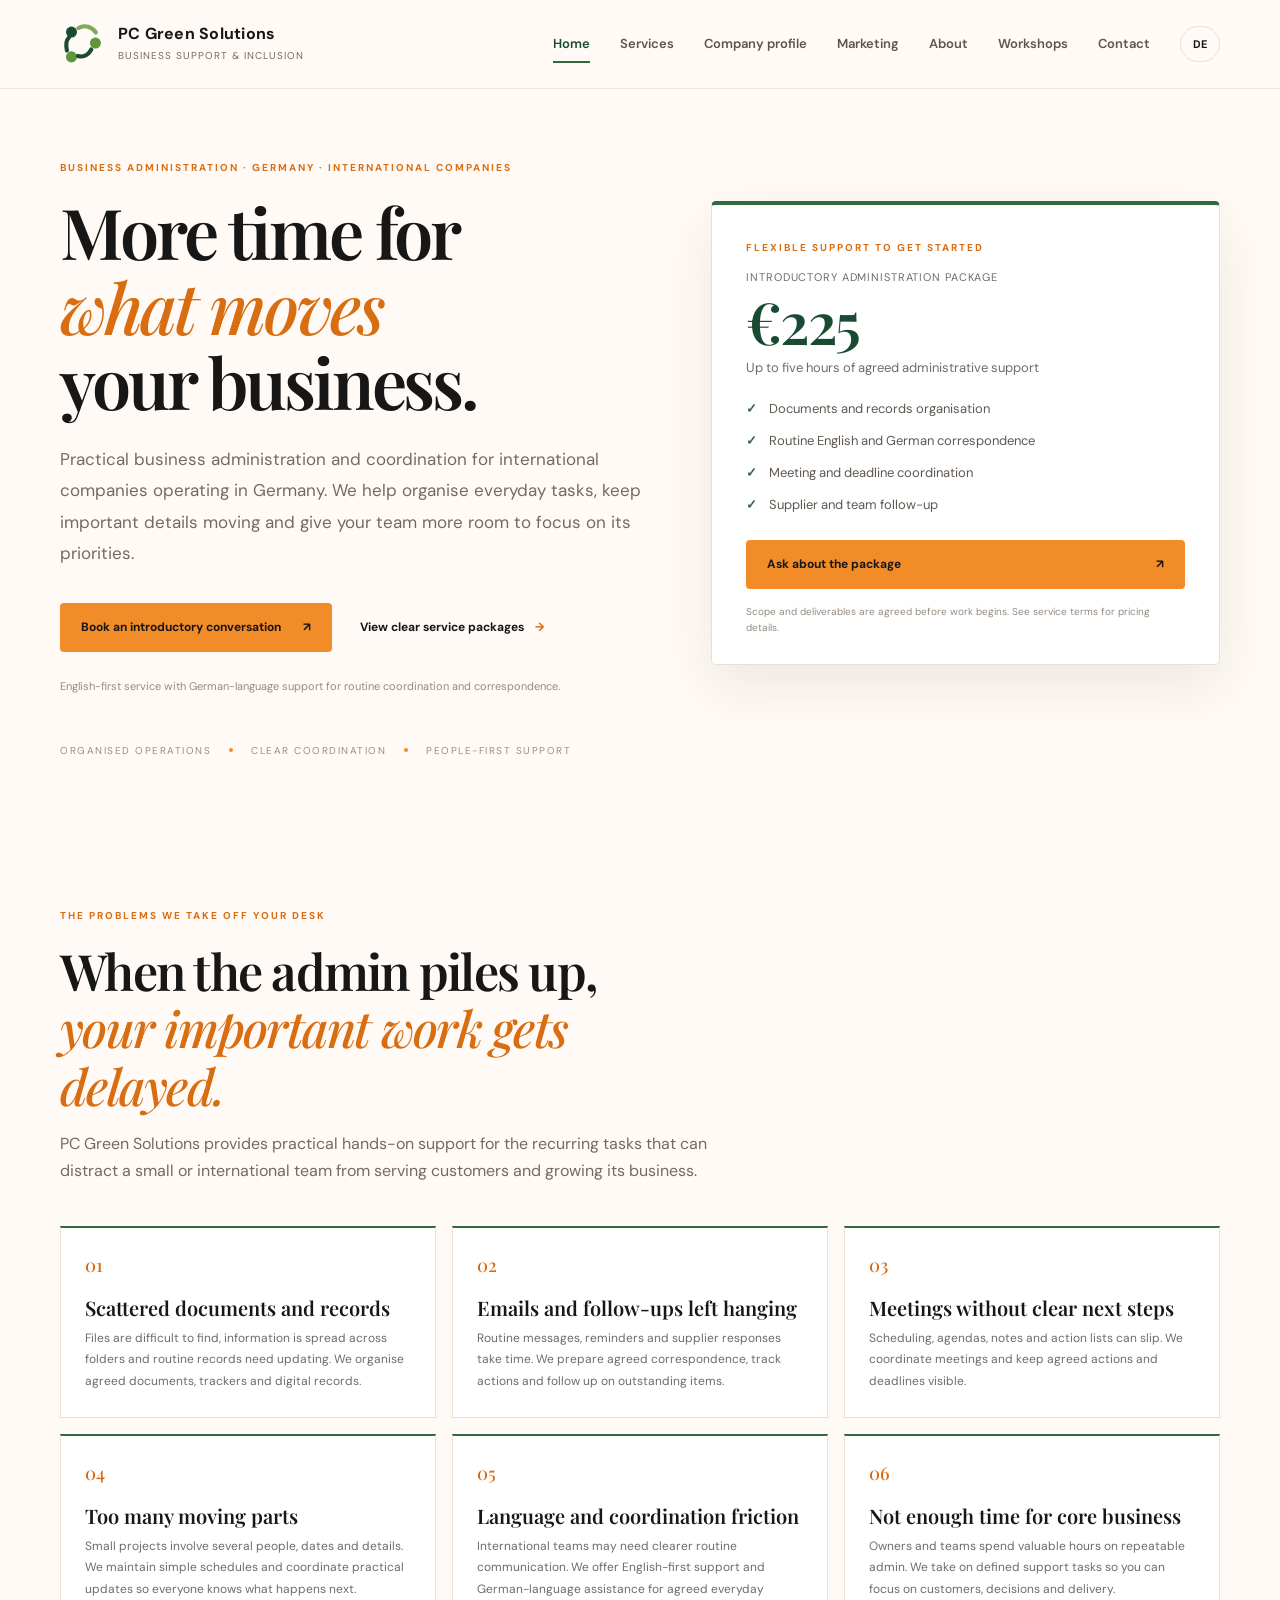
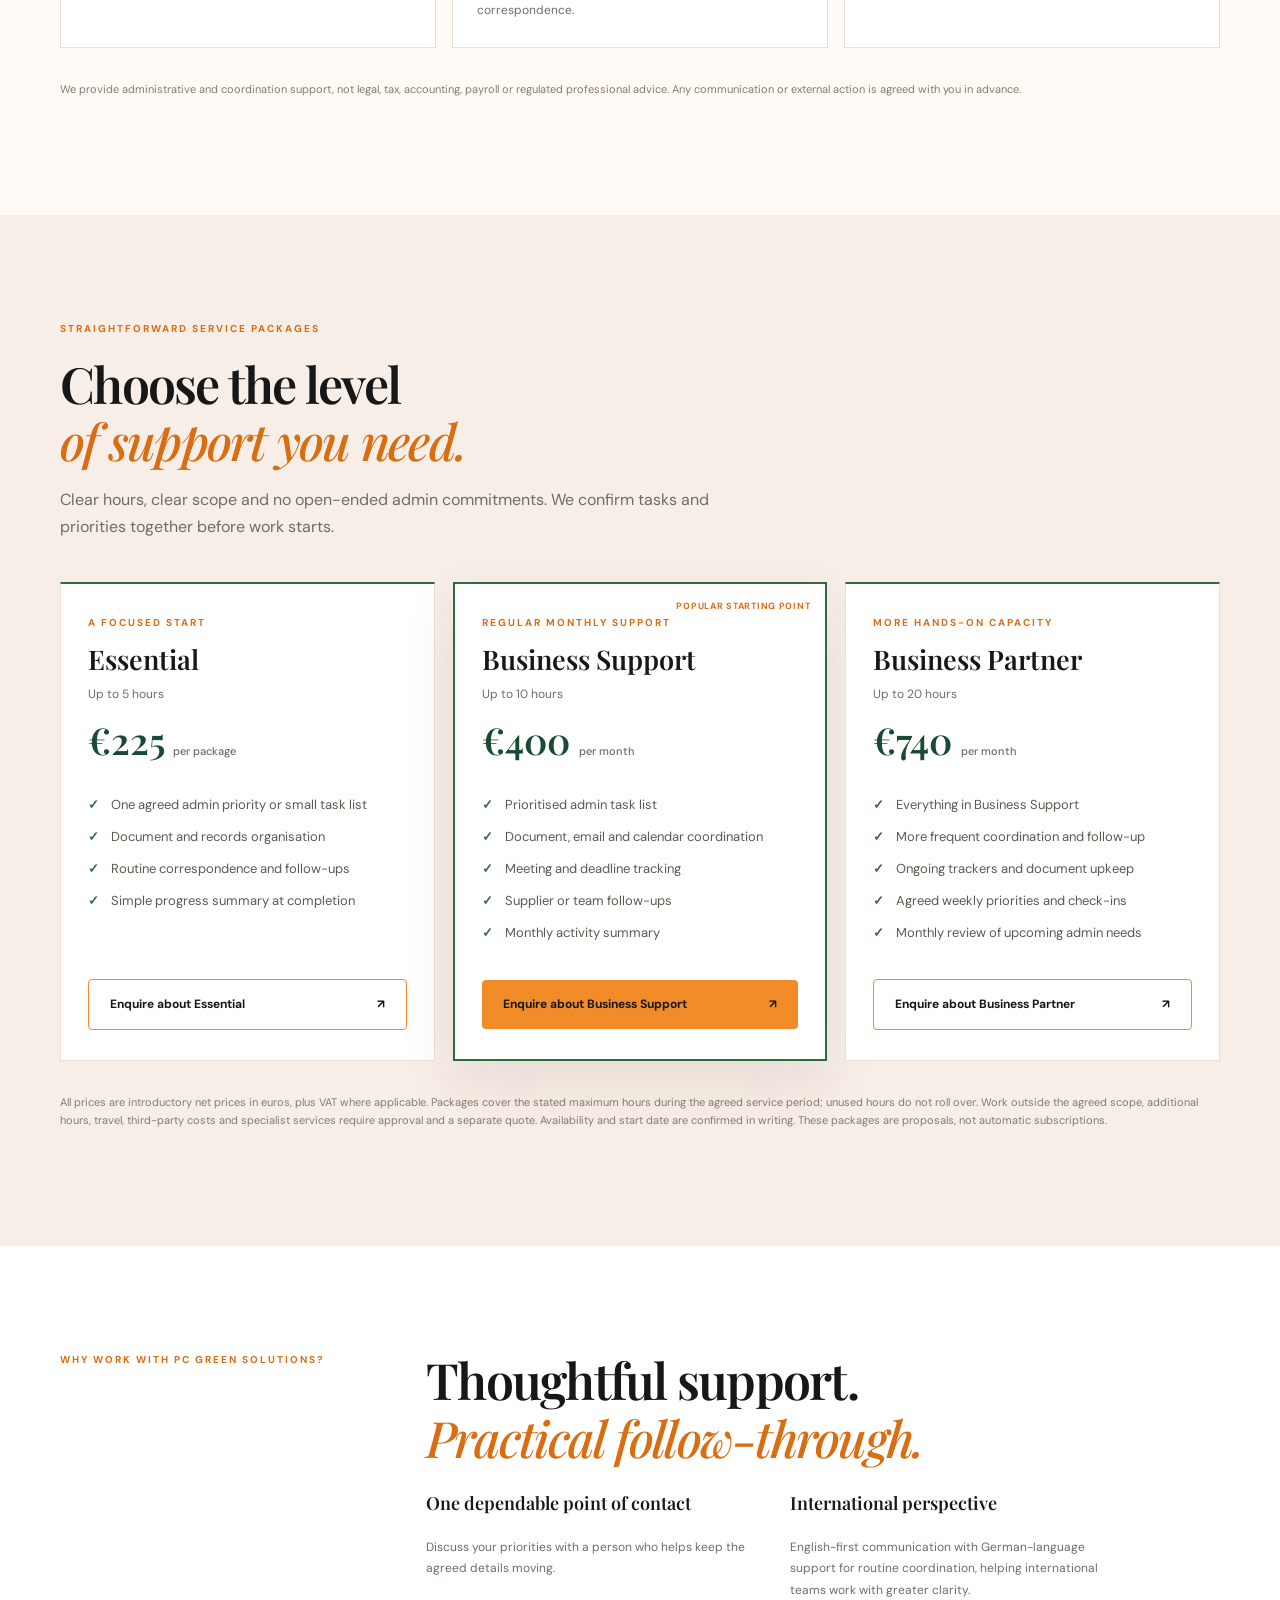
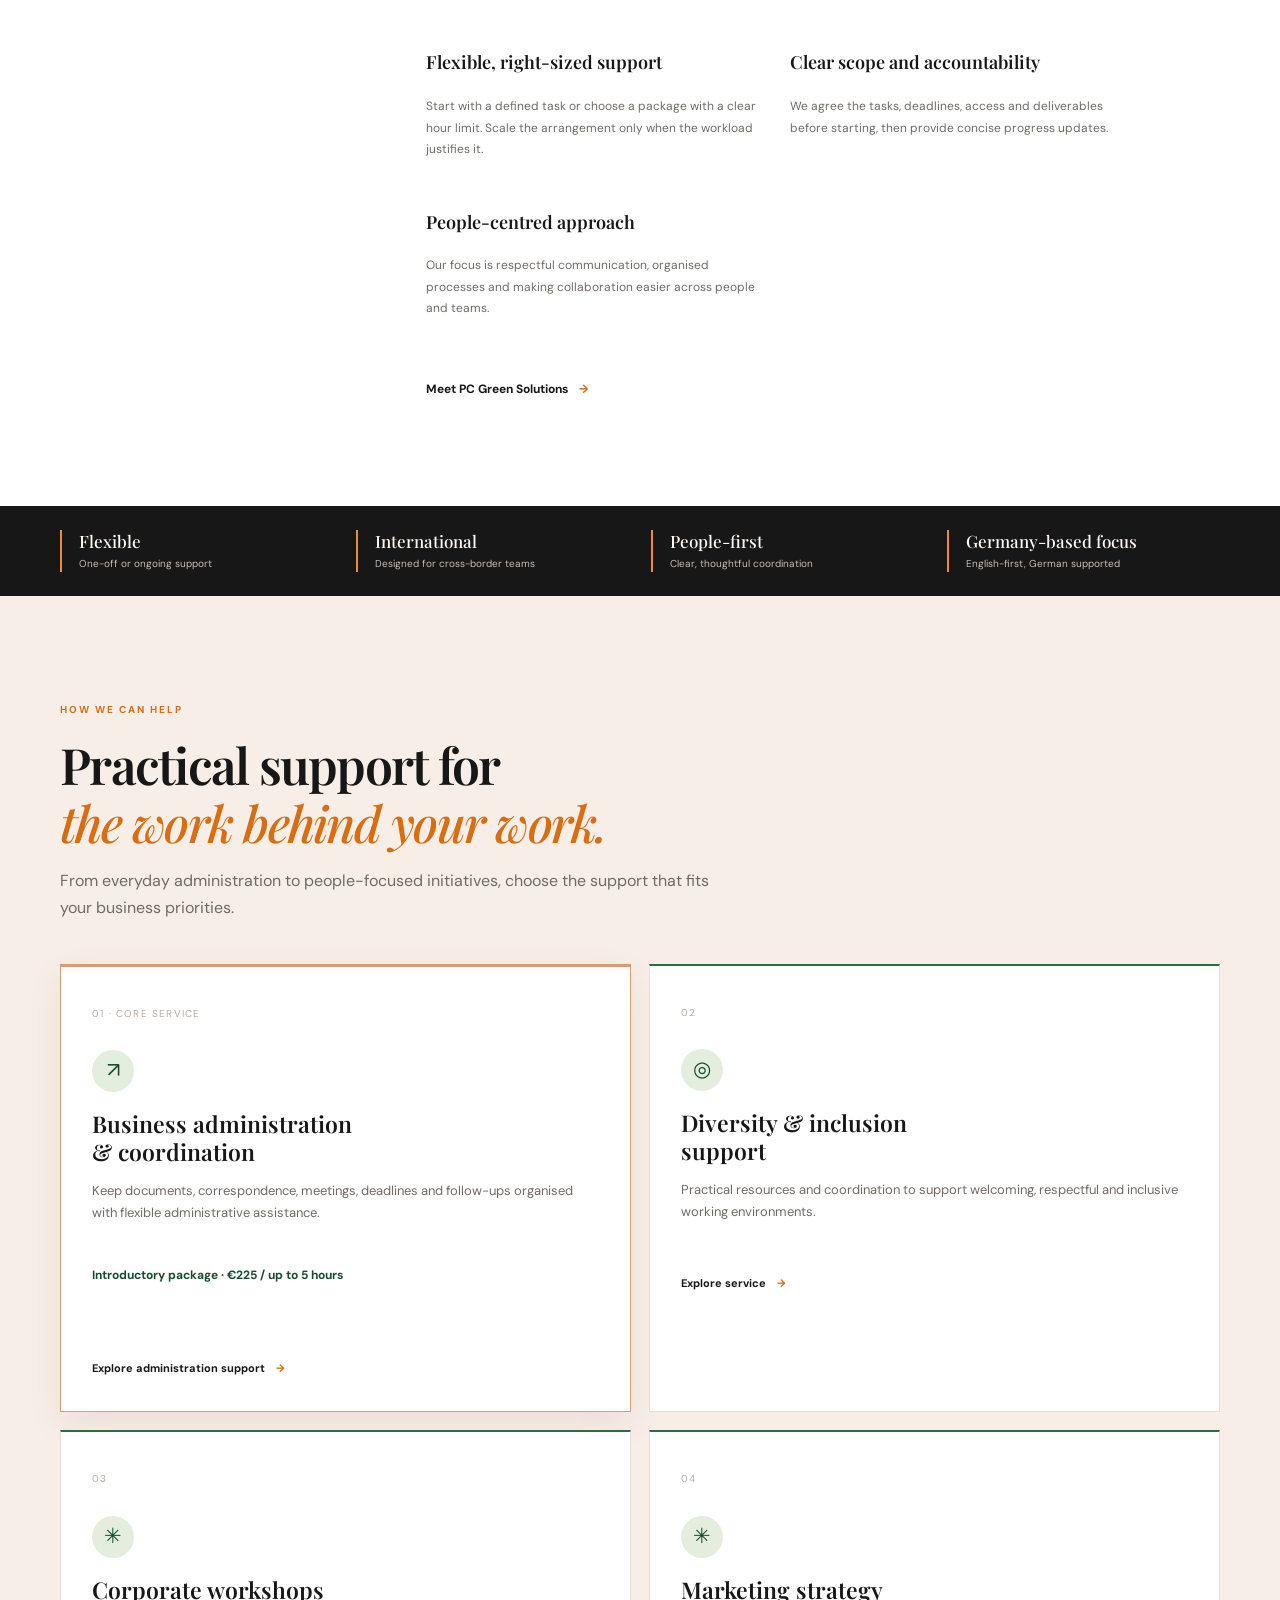
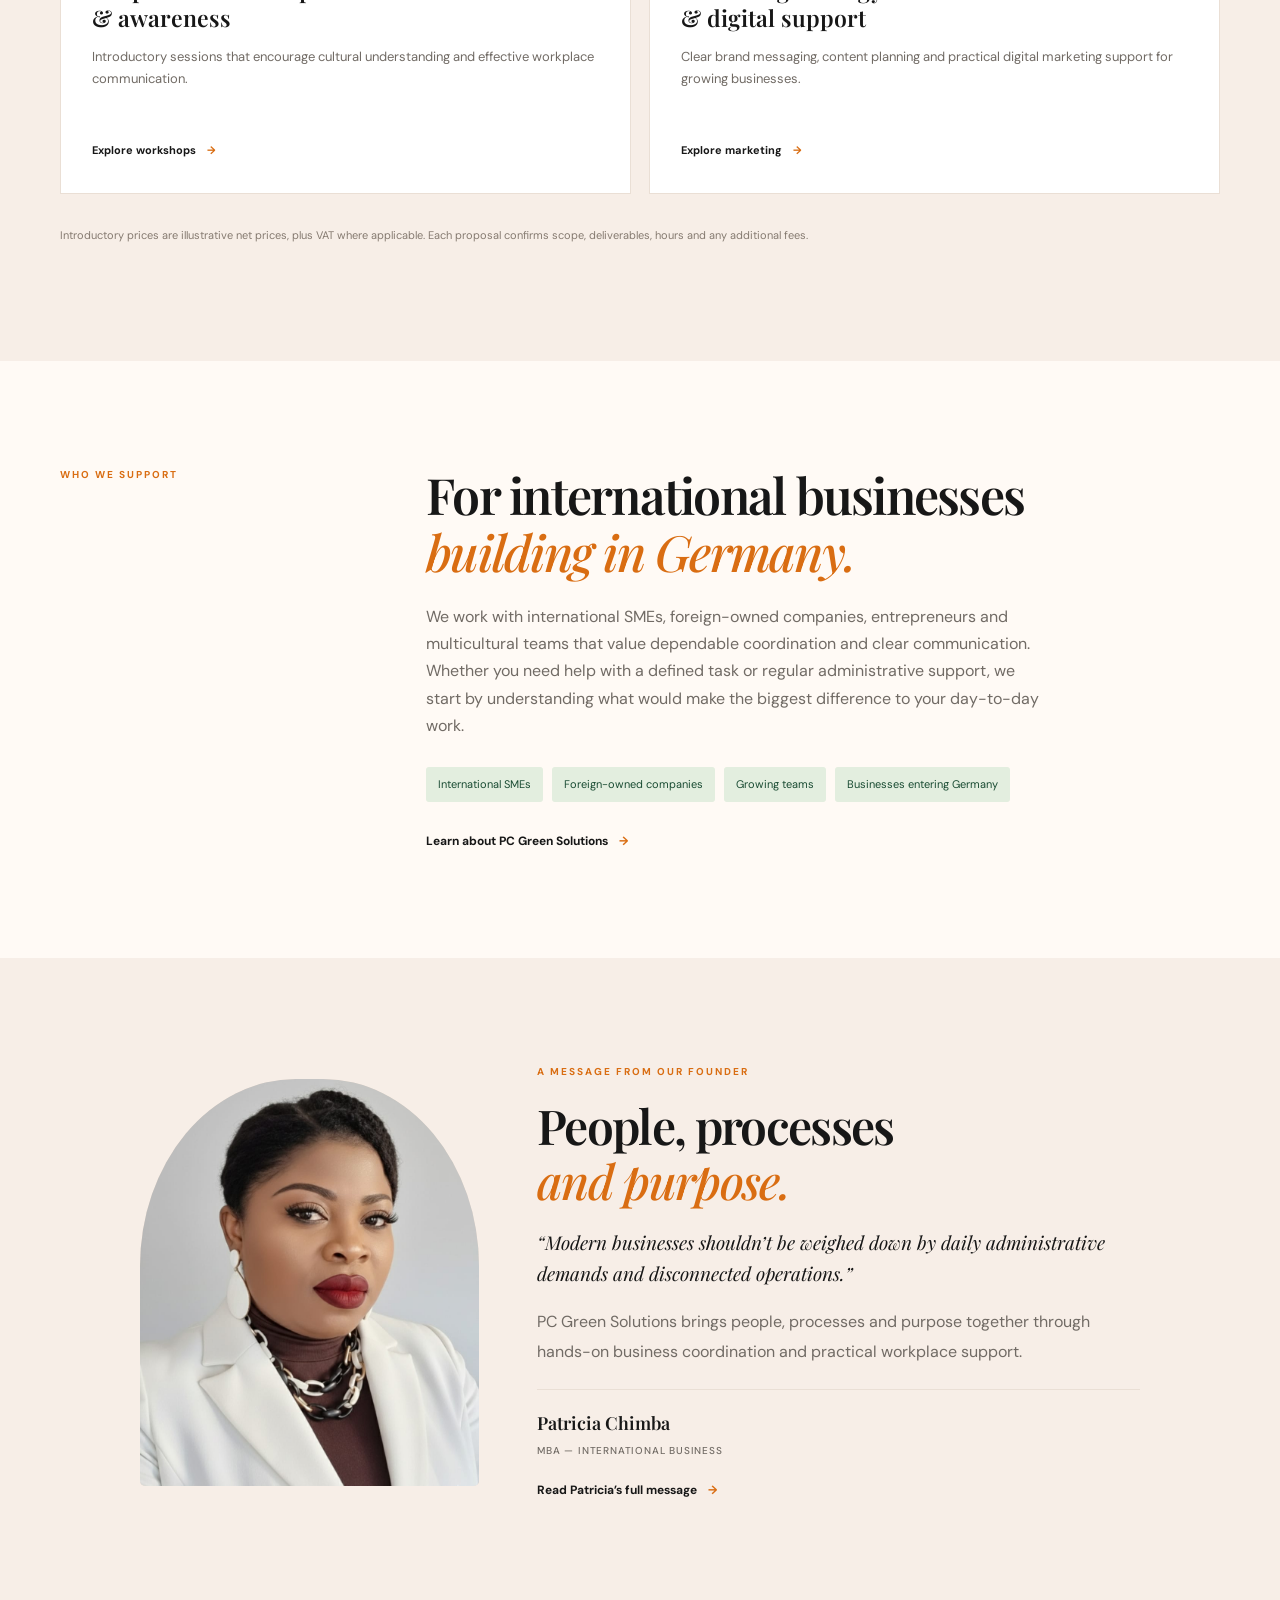
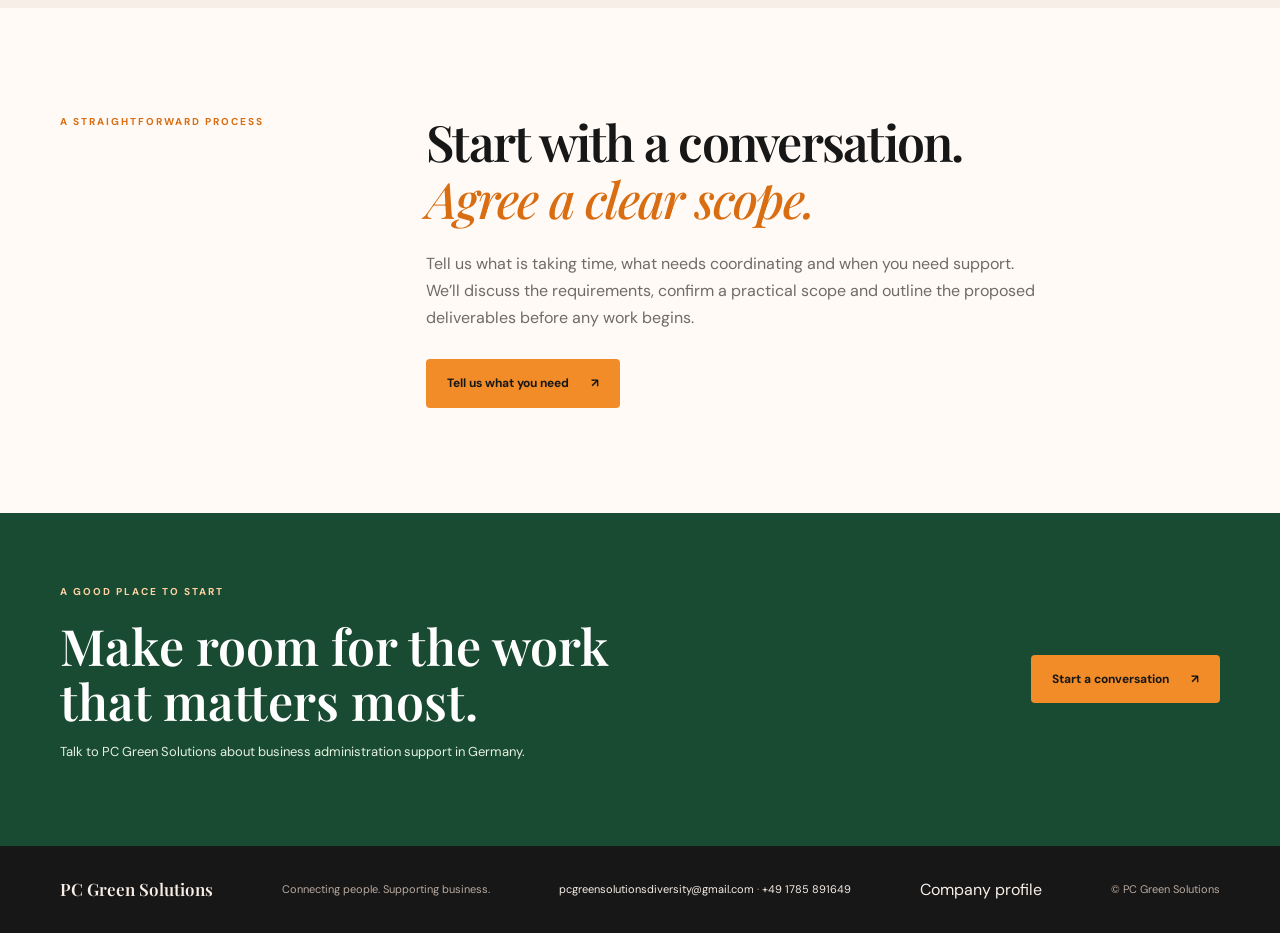
<file: index.html>
<!doctype html>
<html lang="en">
<head>
  <meta charset="utf-8">
  <meta name="viewport" content="width=device-width, initial-scale=1">
  <meta name="description" content="Flexible business administration and coordination for international companies in Germany. English-first support with German-language assistance from PC Green Solutions.">
  <meta name="theme-color" content="#fffaf5">
  <title>PC Green Solutions | Business Administration Support in Germany</title>
  <link rel="icon" href="assets/images/pc-mark.svg" type="image/svg+xml">
  <link rel="preconnect" href="https://fonts.googleapis.com">
  <link rel="preconnect" href="https://fonts.gstatic.com" crossorigin>
  <link href="https://fonts.googleapis.com/css2?family=DM+Sans:wght@400;500;600;700&family=Playfair+Display:wght@500;600;700&display=swap" rel="stylesheet">
  <link rel="stylesheet" href="assets/css/style.css">
</head>
<body>
<a class="skip-link" href="#main">Skip to content</a>
<header class="site-header">
  <div class="container header-inner">
    <a class="brand" href="index.html" aria-label="PC Green Solutions home">
      <img src="assets/images/pc-mark.svg" alt="" width="48" height="48">
      <span><strong>PC Green Solutions</strong><small>Business support &amp; inclusion</small></span>
    </a>
    <button class="menu-toggle" type="button" aria-expanded="false" aria-controls="primary-nav"><span class="menu-icon" aria-hidden="true">☰</span><span class="sr-only">Toggle navigation</span></button>
    <nav class="primary-nav" id="primary-nav" aria-label="Main navigation">
      <a href="index.html" aria-current="page">Home</a><a href="services.html">Services</a><a href="company-profile.html">Company profile</a><a href="marketing.html">Marketing</a><a href="about.html">About</a><a href="workshops.html">Workshops</a><a href="contact.html">Contact</a><button class="language-toggle" id="language-toggle" type="button" aria-label="Switch language">DE</button>
    </nav>
  </div>
</header>
<main id="main">
  <section class="hero home-hero">
    <div class="container hero-grid">
      <div class="hero-copy">
        <p class="eyebrow">Business administration · Germany · International companies</p>
        <h1>More time for<br><em>what moves</em><br>your business.</h1>
        <p class="hero-lede">Practical business administration and coordination for international companies operating in Germany. We help organise everyday tasks, keep important details moving and give your team more room to focus on its priorities.</p>
        <div class="button-row">
          <a class="button button-primary" href="contact.html">Book an introductory conversation <span aria-hidden="true">↗</span></a>
          <a class="text-link" href="services.html#packages">View clear service packages <span aria-hidden="true">→</span></a>
        </div>
        <p class="microcopy">English-first service with German-language support for routine coordination and correspondence.</p>
      </div>
      <div class="home-hero-panel">
        <p class="eyebrow">Flexible support to get started</p>
        <span class="home-price-label">Introductory administration package</span>
        <p class="home-price">€225</p>
        <p class="home-price-detail">Up to five hours of agreed administrative support</p>
        <ul class="check-list">
          <li>Documents and records organisation</li>
          <li>Routine English and German correspondence</li>
          <li>Meeting and deadline coordination</li>
          <li>Supplier and team follow-up</li>
        </ul>
        <a class="button button-primary home-price-button" href="contact.html">Ask about the package <span aria-hidden="true">↗</span></a>
        <p class="home-price-footnote">Scope and deliverables are agreed before work begins. See service terms for pricing details.</p>
      </div>
    </div>
    <div class="container hero-bottom"><span>Organised operations</span><i></i><span>Clear coordination</span><i></i><span>People-first support</span></div>
  </section>


  <section class="section problem-section" id="problems">
    <div class="container">
      <div class="section-heading"><p class="eyebrow">The problems we take off your desk</p><h2>When the admin piles up,<br><em>your important work gets delayed.</em></h2><p>PC Green Solutions provides practical hands-on support for the recurring tasks that can distract a small or international team from serving customers and growing its business.</p></div>
      <div class="problem-grid">
        <article><span>01</span><h3>Scattered documents and records</h3><p>Files are difficult to find, information is spread across folders and routine records need updating. We organise agreed documents, trackers and digital records.</p></article>
        <article><span>02</span><h3>Emails and follow-ups left hanging</h3><p>Routine messages, reminders and supplier responses take time. We prepare agreed correspondence, track actions and follow up on outstanding items.</p></article>
        <article><span>03</span><h3>Meetings without clear next steps</h3><p>Scheduling, agendas, notes and action lists can slip. We coordinate meetings and keep agreed actions and deadlines visible.</p></article>
        <article><span>04</span><h3>Too many moving parts</h3><p>Small projects involve several people, dates and details. We maintain simple schedules and coordinate practical updates so everyone knows what happens next.</p></article>
        <article><span>05</span><h3>Language and coordination friction</h3><p>International teams may need clearer routine communication. We offer English-first support and German-language assistance for agreed everyday correspondence.</p></article>
        <article><span>06</span><h3>Not enough time for core business</h3><p>Owners and teams spend valuable hours on repeatable admin. We take on defined support tasks so you can focus on customers, decisions and delivery.</p></article>
      </div>
      <p class="fine-print">We provide administrative and coordination support, not legal, tax, accounting, payroll or regulated professional advice. Any communication or external action is agreed with you in advance.</p>
    </div>
  </section>
  <section class="section section-paper" id="packages"><div class="container"><div class="section-heading"><p class="eyebrow">Straightforward service packages</p><h2>Choose the level<br><em>of support you need.</em></h2><p>Clear hours, clear scope and no open-ended admin commitments. We confirm tasks and priorities together before work starts.</p></div>
    <div class="package-grid">
      <article class="package-card"><p class="eyebrow">A focused start</p><h3>Essential</h3><p class="package-hours">Up to 5 hours</p><p class="package-price">€225 <small>per package</small></p><ul class="check-list"><li>One agreed admin priority or small task list</li><li>Document and records organisation</li><li>Routine correspondence and follow-ups</li><li>Simple progress summary at completion</li></ul><a class="button button-outline" href="contact.html?package=Essential">Enquire about Essential <span>↗</span></a></article>
      <article class="package-card package-featured"><span class="package-ribbon">Popular starting point</span><p class="eyebrow">Regular monthly support</p><h3>Business Support</h3><p class="package-hours">Up to 10 hours</p><p class="package-price">€400 <small>per month</small></p><ul class="check-list"><li>Prioritised admin task list</li><li>Document, email and calendar coordination</li><li>Meeting and deadline tracking</li><li>Supplier or team follow-ups</li><li>Monthly activity summary</li></ul><a class="button button-primary" href="contact.html?package=Business%20Support">Enquire about Business Support <span>↗</span></a></article>
      <article class="package-card"><p class="eyebrow">More hands-on capacity</p><h3>Business Partner</h3><p class="package-hours">Up to 20 hours</p><p class="package-price">€740 <small>per month</small></p><ul class="check-list"><li>Everything in Business Support</li><li>More frequent coordination and follow-up</li><li>Ongoing trackers and document upkeep</li><li>Agreed weekly priorities and check-ins</li><li>Monthly review of upcoming admin needs</li></ul><a class="button button-outline" href="contact.html?package=Business%20Partner">Enquire about Business Partner <span>↗</span></a></article>
    </div>
    <p class="fine-print">All prices are introductory net prices in euros, plus VAT where applicable. Packages cover the stated maximum hours during the agreed service period; unused hours do not roll over. Work outside the agreed scope, additional hours, travel, third-party costs and specialist services require approval and a separate quote. Availability and start date are confirmed in writing. These packages are proposals, not automatic subscriptions.</p>
  </div></section>
  <section class="section why-section" id="why-us"><div class="container statement-grid"><p class="eyebrow">Why work with PC Green Solutions?</p><div><h2>Thoughtful support.<br><em>Practical follow-through.</em></h2><div class="why-points"><article><h3>One dependable point of contact</h3><p>Discuss your priorities with a person who helps keep the agreed details moving.</p></article><article><h3>International perspective</h3><p>English-first communication with German-language support for routine coordination, helping international teams work with greater clarity.</p></article><article><h3>Flexible, right-sized support</h3><p>Start with a defined task or choose a package with a clear hour limit. Scale the arrangement only when the workload justifies it.</p></article><article><h3>Clear scope and accountability</h3><p>We agree the tasks, deadlines, access and deliverables before starting, then provide concise progress updates.</p></article><article><h3>People-centred approach</h3><p>Our focus is respectful communication, organised processes and making collaboration easier across people and teams.</p></article></div><a class="text-link" href="about.html">Meet PC Green Solutions <span>→</span></a></div></div></section>

  <section class="proof-strip" aria-label="Service highlights">
    <div class="container proof-grid"><div><strong>Flexible</strong><span>One-off or ongoing support</span></div><div><strong>International</strong><span>Designed for cross-border teams</span></div><div><strong>People-first</strong><span>Clear, thoughtful coordination</span></div><div><strong>Germany-based focus</strong><span>English-first, German supported</span></div></div>
  </section>

  <section class="section section-paper">
    <div class="container">
      <div class="section-heading">
        <p class="eyebrow">How we can help</p>
        <h2>Practical support for<br><em>the work behind your work.</em></h2>
        <p>From everyday administration to people-focused initiatives, choose the support that fits your business priorities.</p>
      </div>
      <div class="service-grid home-services">
        <article class="service-card service-card-featured">
          <span class="card-index">01 · CORE SERVICE</span><div class="card-icon">↗</div>
          <h3>Business administration<br>&amp; coordination</h3>
          <p>Keep documents, correspondence, meetings, deadlines and follow-ups organised with flexible administrative assistance.</p>
          <p class="home-card-price">Introductory package · €225 / up to 5 hours</p>
          <a href="services.html#administration" class="card-link">Explore administration support <span>→</span></a>
        </article>
        <article class="service-card">
          <span class="card-index">02</span><div class="card-icon">◎</div>
          <h3>Diversity &amp; inclusion<br>support</h3>
          <p>Practical resources and coordination to support welcoming, respectful and inclusive working environments.</p>
          <a href="services.html#inclusion" class="card-link">Explore service <span>→</span></a>
        </article>
        <article class="service-card">
          <span class="card-index">03</span><div class="card-icon">✳</div>
          <h3>Corporate workshops<br>&amp; awareness</h3>
          <p>Introductory sessions that encourage cultural understanding and effective workplace communication.</p>
          <a href="services.html#workshops" class="card-link">Explore workshops <span>→</span></a>
        </article>
        <article class="service-card">
          <span class="card-index">04</span><div class="card-icon">✳</div>
          <h3>Marketing strategy<br>&amp; digital support</h3>
          <p>Clear brand messaging, content planning and practical digital marketing support for growing businesses.</p>
          <a href="marketing.html" class="card-link">Explore marketing <span>→</span></a>
        </article>
      </div>
      <p class="fine-print">Introductory prices are illustrative net prices, plus VAT where applicable. Each proposal confirms scope, deliverables, hours and any additional fees.</p>
    </div>
  </section>

  <section class="section">
    <div class="container statement-grid">
      <p class="eyebrow">Who we support</p>
      <div><h2>For international businesses<br><em>building in Germany.</em></h2><p>We work with international SMEs, foreign-owned companies, entrepreneurs and multicultural teams that value dependable coordination and clear communication. Whether you need help with a defined task or regular administrative support, we start by understanding what would make the biggest difference to your day-to-day work.</p><div class="audience-tags"><span>International SMEs</span><span>Foreign-owned companies</span><span>Growing teams</span><span>Businesses entering Germany</span></div><a class="text-link" href="about.html">Learn about PC Green Solutions <span>→</span></a></div>
    </div>
  </section>

  <section class="section section-paper">
    <div class="container founder-preview">
      <div class="founder-preview-image-wrap"><img src="assets/images/2026-02-24%20Chimba.jpg" alt="Patricia Chimba, founder of PC Green Solutions" loading="lazy"></div>
      <div class="founder-preview-copy">
        <p class="eyebrow">A message from our founder</p>
        <h2>People, processes<br><em>and purpose.</em></h2>
        <p>“Modern businesses shouldn’t be weighed down by daily administrative demands and disconnected operations.”</p>
        <p>PC Green Solutions brings people, processes and purpose together through hands-on business coordination and practical workplace support.</p>
        <p class="founder-preview-signature">Patricia Chimba <span>MBA — International Business</span></p>
        <a class="text-link" href="about.html">Read Patricia’s full message <span>→</span></a>
      </div>
    </div>
  </section>

  <section class="section">
    <div class="container statement-grid">
      <p class="eyebrow">A straightforward process</p>
      <div><h2>Start with a conversation.<br><em>Agree a clear scope.</em></h2><p>Tell us what is taking time, what needs coordinating and when you need support. We’ll discuss the requirements, confirm a practical scope and outline the proposed deliverables before any work begins.</p><a class="button button-primary" href="contact.html">Tell us what you need <span>↗</span></a></div>
    </div>
  </section>

  <section class="cta-band">
    <div class="container cta-inner"><div><p class="eyebrow">A good place to start</p><h2>Make room for the work<br>that matters most.</h2><p class="cta-subcopy">Talk to PC Green Solutions about business administration support in Germany.</p></div><a class="button button-light" href="contact.html">Start a conversation <span>↗</span></a></div>
  </section>
</main>
<footer class="site-footer">
  <div class="container footer-inner"><a class="footer-brand" href="index.html">PC Green Solutions</a><p>Connecting people. Supporting business.</p><span><a href="mailto:pcgreensolutionsdiversity@gmail.com">pcgreensolutionsdiversity@gmail.com</a> · <a href="tel:+491785891649">+49 1785 891649</a></span><a href="company-profile.html">Company profile</a><span>© <span data-year></span> PC Green Solutions</span></div>
</footer>
<script src="assets/js/site.js" defer></script>
</body>
</html>
</file>
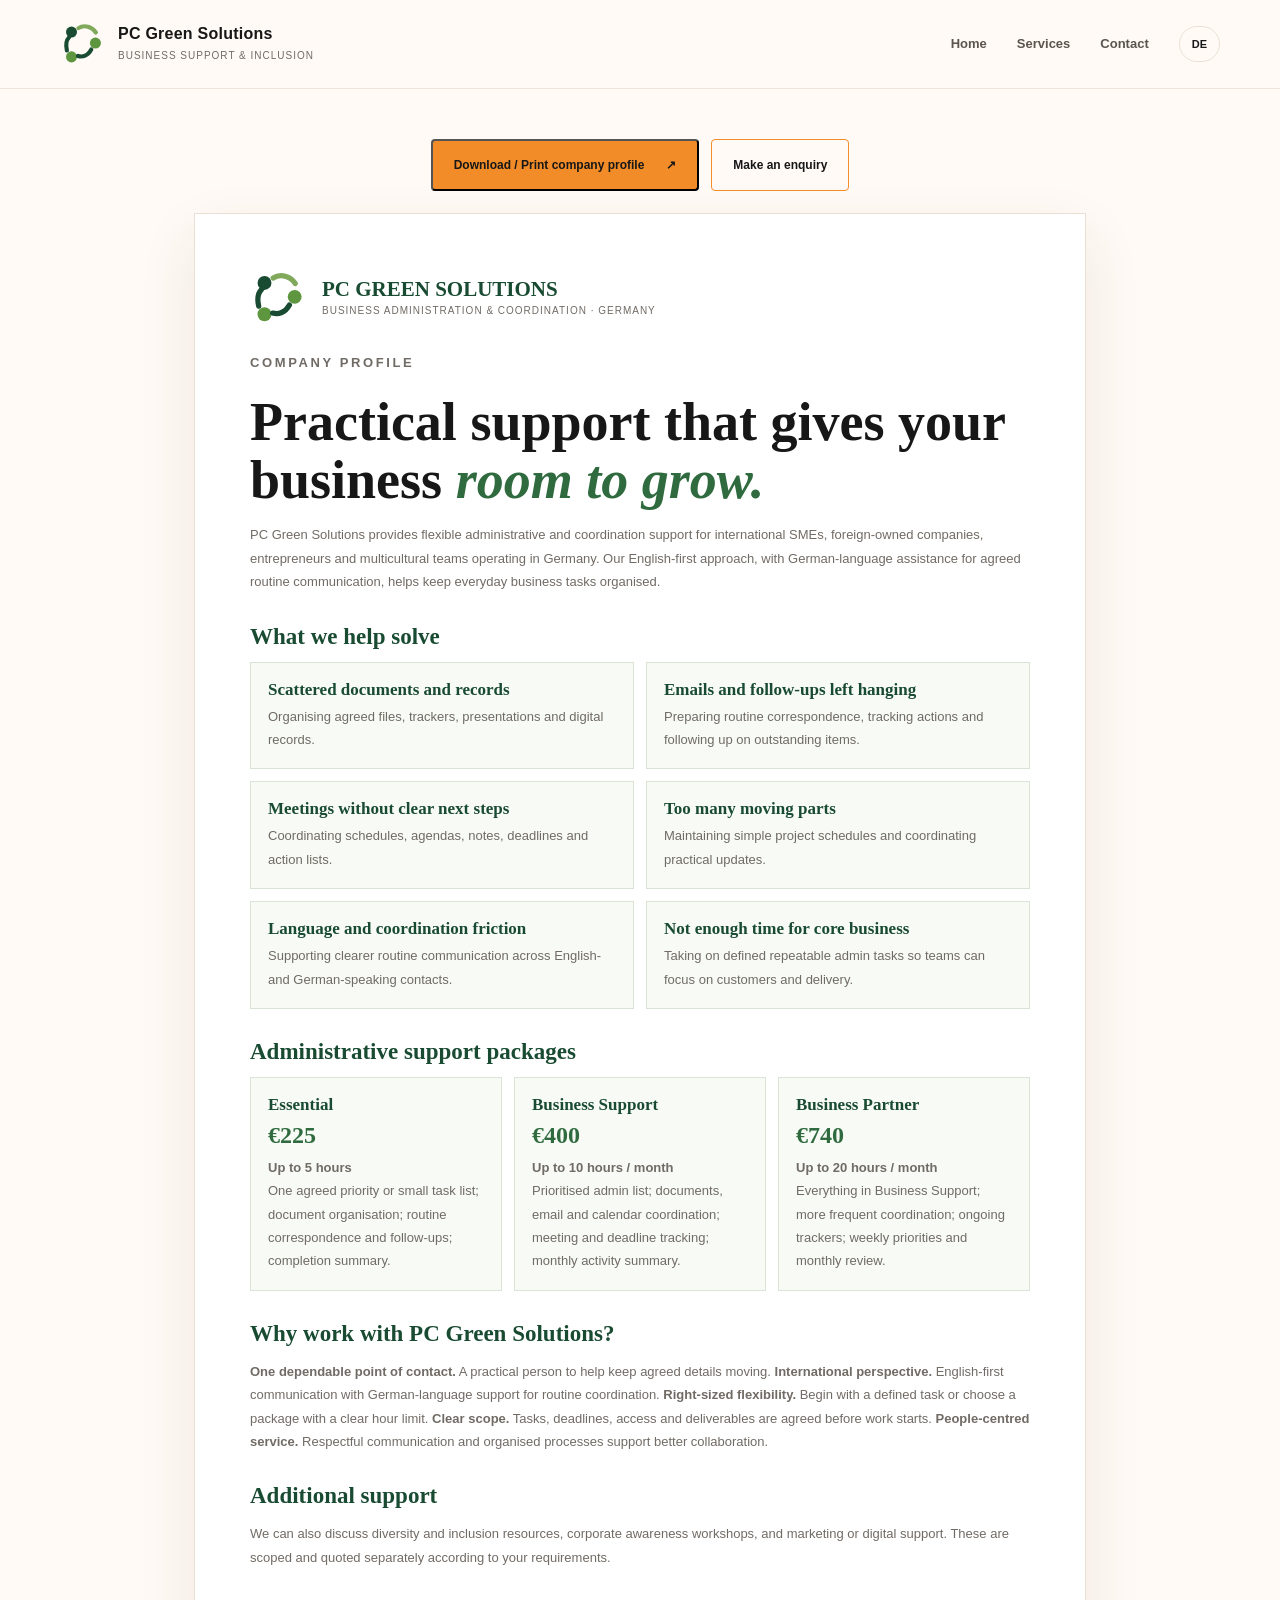
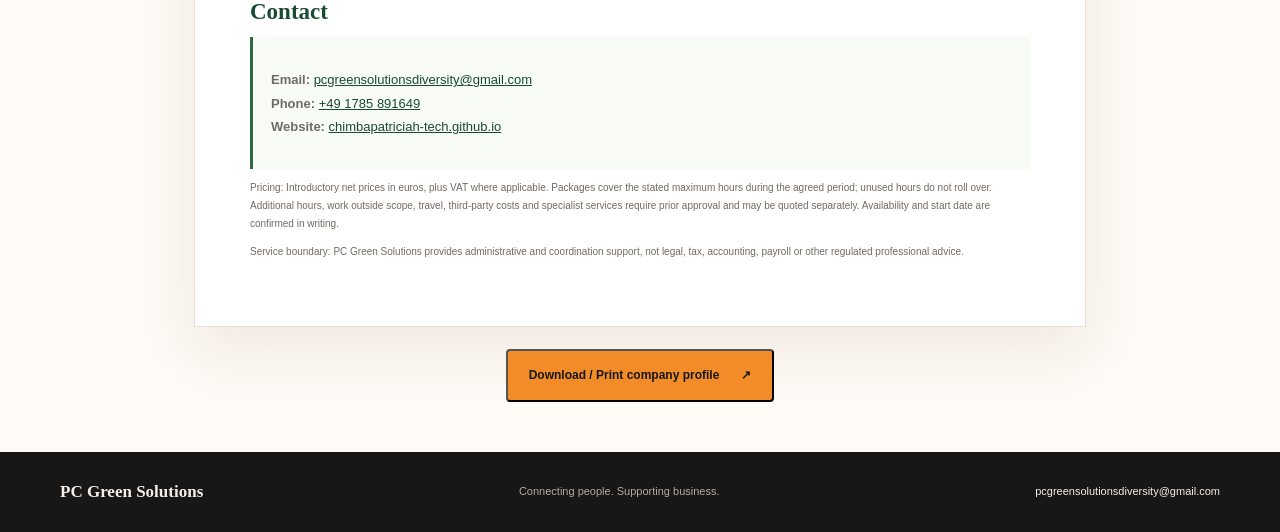
<file: company-profile.html>
<!doctype html>
<html lang="en"><head><meta charset="utf-8"><meta name="viewport" content="width=device-width, initial-scale=1"><meta name="description" content="Company profile for PC Green Solutions, business administration and coordination support for international companies in Germany."><title>Company Profile | PC Green Solutions</title><link rel="icon" href="assets/images/pc-mark.svg" type="image/svg+xml"><link rel="stylesheet" href="assets/css/style.css"><style>
.profile-wrap{max-width:940px;margin:50px auto;padding:0 24px}.profile-sheet{padding:clamp(25px,5vw,55px);background:#fff;border:1px solid var(--line);box-shadow:var(--shadow)}.profile-brand{display:flex;align-items:center;gap:14px;margin-bottom:24px}.profile-brand img{width:58px;height:58px}.profile-brand strong{display:block;color:var(--orange-deep);font:700 21px var(--serif)}.profile-brand span{display:block;color:var(--muted);font-size:10px;letter-spacing:.1em;text-transform:uppercase}.profile-sheet h1{margin:0 0 14px;font:600 clamp(35px,5vw,54px)/1.08 var(--serif)}.profile-sheet h1 em{color:var(--orange)}.profile-sheet h2{margin:30px 0 12px;color:var(--orange-deep);font:600 23px var(--serif)}.profile-sheet p,.profile-sheet li{color:var(--muted);font-size:13px;line-height:1.8}.profile-problems,.profile-packages{display:grid;grid-template-columns:repeat(2,1fr);gap:12px}.profile-problems article,.profile-packages article{padding:17px;background:#f7faf5;border:1px solid #d9e4d5}.profile-problems h3,.profile-packages h3{margin:0 0 5px;color:var(--orange-deep);font:600 17px var(--serif)}.profile-problems p,.profile-packages p{margin:0}.profile-packages{grid-template-columns:repeat(3,1fr)}.profile-price{margin:7px 0!important;color:var(--orange)!important;font:700 24px var(--serif)!important}.profile-contact{padding:18px;background:#f7faf5;border-left:3px solid var(--orange)}.profile-actions{display:flex;justify-content:center;gap:12px;flex-wrap:wrap;margin:22px auto}.profile-note{font-size:10px!important}.profile-sheet a{color:var(--orange-deep);text-decoration:underline}@media(max-width:700px){.profile-problems,.profile-packages{grid-template-columns:1fr}}@media print{body{background:#fff}.site-header,.site-footer,.profile-actions{display:none!important}.profile-wrap{max-width:none;margin:0;padding:0}.profile-sheet{padding:0;border:0;box-shadow:none}.profile-sheet h2{break-after:avoid}.profile-problems article,.profile-packages article{break-inside:avoid}}
</style></head><body><header class="site-header"><div class="container header-inner"><a class="brand" href="index.html"><img src="assets/images/pc-mark.svg" alt="" width="48" height="48"><span><strong>PC Green Solutions</strong><small>Business support &amp; inclusion</small></span></a><nav class="primary-nav"><a href="index.html">Home</a><a href="services.html">Services</a><a href="contact.html">Contact</a><button class="language-toggle" id="language-toggle" type="button" aria-label="Switch language">DE</button></nav></div></header>
<main id="main"><div class="profile-wrap"><div class="profile-actions"><button class="button button-primary" type="button" onclick="window.print()">Download / Print company profile <span>↗</span></button><a class="button button-outline" href="contact.html">Make an enquiry</a></div><article class="profile-sheet">
<div class="profile-brand"><img src="assets/images/pc-mark.svg" alt=""><div><strong>PC GREEN SOLUTIONS</strong><span>Business administration &amp; coordination · Germany</span></div></div>
<p class="eyebrow">Company profile</p><h1>Practical support that gives your business <em>room to grow.</em></h1>
<p>PC Green Solutions provides flexible administrative and coordination support for international SMEs, foreign-owned companies, entrepreneurs and multicultural teams operating in Germany. Our English-first approach, with German-language assistance for agreed routine communication, helps keep everyday business tasks organised.</p>
<h2>What we help solve</h2><div class="profile-problems">
<article><h3>Scattered documents and records</h3><p>Organising agreed files, trackers, presentations and digital records.</p></article>
<article><h3>Emails and follow-ups left hanging</h3><p>Preparing routine correspondence, tracking actions and following up on outstanding items.</p></article>
<article><h3>Meetings without clear next steps</h3><p>Coordinating schedules, agendas, notes, deadlines and action lists.</p></article>
<article><h3>Too many moving parts</h3><p>Maintaining simple project schedules and coordinating practical updates.</p></article>
<article><h3>Language and coordination friction</h3><p>Supporting clearer routine communication across English- and German-speaking contacts.</p></article>
<article><h3>Not enough time for core business</h3><p>Taking on defined repeatable admin tasks so teams can focus on customers and delivery.</p></article></div>
<h2>Administrative support packages</h2><div class="profile-packages">
<article><h3>Essential</h3><p class="profile-price">€225</p><p><b>Up to 5 hours</b><br>One agreed priority or small task list; document organisation; routine correspondence and follow-ups; completion summary.</p></article>
<article><h3>Business Support</h3><p class="profile-price">€400</p><p><b>Up to 10 hours / month</b><br>Prioritised admin list; documents, email and calendar coordination; meeting and deadline tracking; monthly activity summary.</p></article>
<article><h3>Business Partner</h3><p class="profile-price">€740</p><p><b>Up to 20 hours / month</b><br>Everything in Business Support; more frequent coordination; ongoing trackers; weekly priorities and monthly review.</p></article></div>
<h2>Why work with PC Green Solutions?</h2><p><b>One dependable point of contact.</b> A practical person to help keep agreed details moving. <b>International perspective.</b> English-first communication with German-language support for routine coordination. <b>Right-sized flexibility.</b> Begin with a defined task or choose a package with a clear hour limit. <b>Clear scope.</b> Tasks, deadlines, access and deliverables are agreed before work starts. <b>People-centred service.</b> Respectful communication and organised processes support better collaboration.</p>
<h2>Additional support</h2><p>We can also discuss diversity and inclusion resources, corporate awareness workshops, and marketing or digital support. These are scoped and quoted separately according to your requirements.</p>
<h2>Contact</h2><div class="profile-contact"><p><b>Email:</b> <a href="mailto:pcgreensolutionsdiversity@gmail.com">pcgreensolutionsdiversity@gmail.com</a><br><b>Phone:</b> <a href="tel:+491785891649">+49 1785 891649</a><br><b>Website:</b> <a href="https://chimbapatriciah-tech.github.io/">chimbapatriciah-tech.github.io</a></p></div>
<p class="profile-note">Pricing: Introductory net prices in euros, plus VAT where applicable. Packages cover the stated maximum hours during the agreed period; unused hours do not roll over. Additional hours, work outside scope, travel, third-party costs and specialist services require prior approval and may be quoted separately. Availability and start date are confirmed in writing.</p><p class="profile-note">Service boundary: PC Green Solutions provides administrative and coordination support, not legal, tax, accounting, payroll or other regulated professional advice.</p>
</article><div class="profile-actions"><button class="button button-primary" type="button" onclick="window.print()">Download / Print company profile <span>↗</span></button></div></div></main><footer class="site-footer"><div class="container footer-inner"><a class="footer-brand" href="index.html">PC Green Solutions</a><p>Connecting people. Supporting business.</p><span><a href="mailto:pcgreensolutionsdiversity@gmail.com">pcgreensolutionsdiversity@gmail.com</a></span></div></footer><script src="assets/js/site.js" defer></script></body></html>
</file>
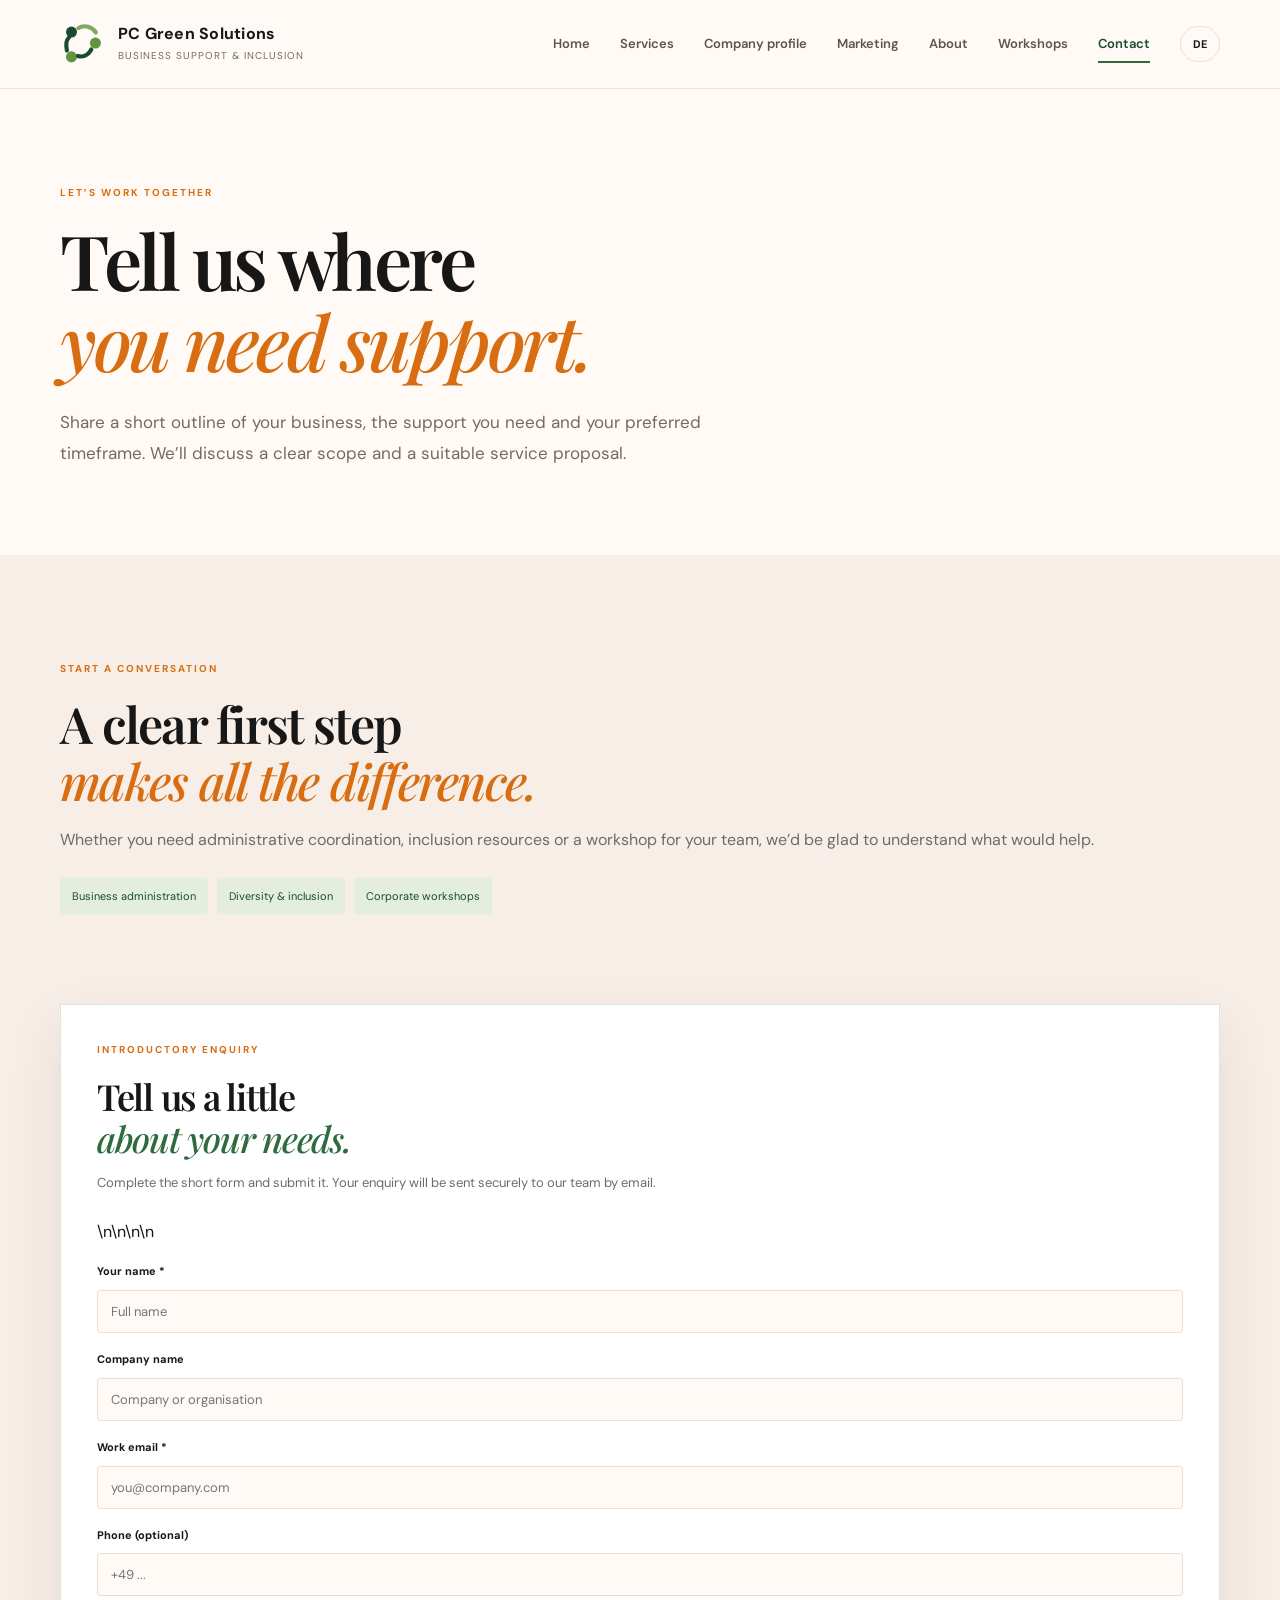
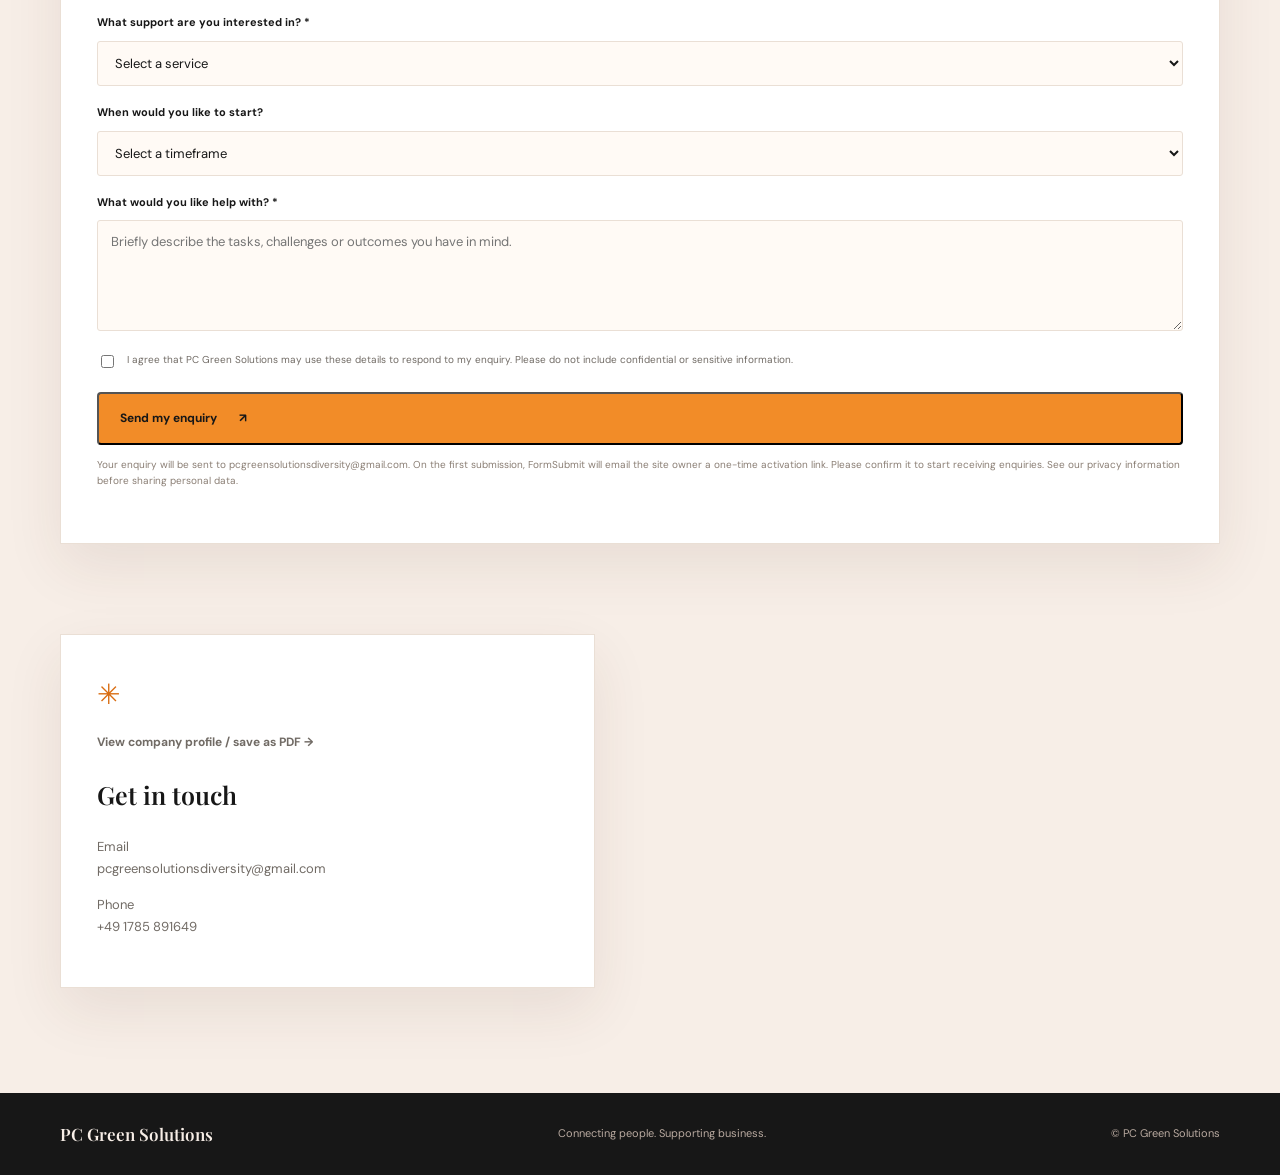
<file: contact.html>
<!doctype html><html lang="en"><head><meta charset="utf-8"><meta name="viewport" content="width=device-width, initial-scale=1"><meta name="description" content="Get in touch with PC Green Solutions to discuss business administration, inclusion support or a corporate workshop."><meta name="theme-color" content="#fffaf5"><title>Contact | PC Green Solutions</title><link rel="icon" href="assets/images/pc-mark.svg" type="image/svg+xml"><link rel="preconnect" href="https://fonts.googleapis.com"><link rel="preconnect" href="https://fonts.gstatic.com" crossorigin><link href="https://fonts.googleapis.com/css2?family=DM+Sans:wght@400;500;600;700&family=Playfair+Display:wght@500;600;700&display=swap" rel="stylesheet"><link rel="stylesheet" href="assets/css/style.css"></head><body><a class="skip-link" href="#main">Skip to content</a><header class="site-header"><div class="container header-inner"><a class="brand" href="index.html" aria-label="PC Green Solutions home"><img src="assets/images/pc-mark.svg" alt="" width="48" height="48"><span><strong>PC Green Solutions</strong><small>Business support &amp; inclusion</small></span></a><button class="menu-toggle" type="button" aria-expanded="false" aria-controls="primary-nav"><span class="menu-icon" aria-hidden="true">☰</span><span class="sr-only">Toggle navigation</span></button><nav class="primary-nav" id="primary-nav" aria-label="Main navigation"><a href="index.html" >Home</a><a href="services.html" >Services</a><a href="company-profile.html">Company profile</a><a href="marketing.html" >Marketing</a><a href="about.html" >About</a><a href="workshops.html" >Workshops</a><a href="contact.html" aria-current="page">Contact</a><button class="language-toggle" id="language-toggle" type="button" aria-label="Switch language">DE</button></nav></div></header><main id="main">
<section class="page-hero"><div class="container narrow"><p class="eyebrow">Let’s work together</p><h1>Tell us where<br><em>you need support.</em></h1><p class="hero-lede">Share a short outline of your business, the support you need and your preferred timeframe. We’ll discuss a clear scope and a suitable service proposal.</p></div></section>
<section class="section section-paper"><div class="container contact-grid"><div><p class="eyebrow">Start a conversation</p><h2>A clear first step<br><em>makes all the difference.</em></h2><p>Whether you need administrative coordination, inclusion resources or a workshop for your team, we’d be glad to understand what would help.</p><div class="contact-topics"><span>Business administration</span><span>Diversity &amp; inclusion</span><span>Corporate workshops</span></div></div><div class="enquiry-panel"><p class="eyebrow">Introductory enquiry</p><h2>Tell us a little<br><em>about your needs.</em></h2><p class="form-intro">Complete the short form and submit it. Your enquiry will be sent securely to our team by email.</p><form id="enquiry-form" class="enquiry-form" action="https://formsubmit.co/pcgreensolutionsdiversity@gmail.com" method="POST">\n<input type="hidden" name="_subject" value="New website enquiry — PC Green Solutions">\n<input type="hidden" name="_template" value="table">\n<input type="hidden" name="_url" value="https://chimbapatriciah-tech.github.io/contact.html">\n<input type="text" name="_honey" tabindex="-1" autocomplete="off" style="display:none">
<label for="enq-name">Your name *</label><input id="enq-name" name="name" required autocomplete="name" placeholder="Full name">
<label for="enq-company">Company name</label><input id="enq-company" name="company" autocomplete="organization" placeholder="Company or organisation">
<label for="enq-email">Work email *</label><input id="enq-email" name="email" type="email" required autocomplete="email" placeholder="you@company.com">
<label for="enq-phone">Phone (optional)</label><input id="enq-phone" name="phone" type="tel" autocomplete="tel" placeholder="+49 ...">
<label for="enq-service">What support are you interested in? *</label><select id="enq-service" name="service" required><option value="">Select a service</option><option>Essential – up to 5 hours (€225)</option><option>Business Support – up to 10 hours (€400/month)</option><option>Business Partner – up to 20 hours (€740/month)</option><option>Custom administrative support</option><option>Diversity &amp; inclusion support</option><option>Corporate workshop</option><option>Marketing &amp; digital support</option><option>Not sure yet – please advise</option></select>
<label for="enq-timing">When would you like to start?</label><select id="enq-timing" name="timing"><option value="">Select a timeframe</option><option>As soon as possible</option><option>Within 2–4 weeks</option><option>Within 1–3 months</option><option>Just exploring options</option></select>
<label for="enq-message">What would you like help with? *</label><textarea id="enq-message" name="message" rows="5" required placeholder="Briefly describe the tasks, challenges or outcomes you have in mind."></textarea>
<label class="consent-line"><input type="checkbox" id="enq-consent" name="consent" value="Agreed" required><span>I agree that PC Green Solutions may use these details to respond to my enquiry. Please do not include confidential or sensitive information.</span></label>
<button class="button button-primary" type="submit">Send my enquiry <span>↗</span></button><p class="form-note">Your enquiry will be sent to pcgreensolutionsdiversity@gmail.com. On the first submission, FormSubmit will email the site owner a one-time activation link. Please confirm it to start receiving enquiries. See our privacy information before sharing personal data.</p><p id="form-status" class="form-status" role="status" aria-live="polite"></p></form></div><aside class="contact-placeholder"><span class="placeholder-mark">✳</span><p><a class="text-link" href="company-profile.html">View company profile / save as PDF →</a></p><h3>Get in touch</h3><p><span class="contact-label">Email</span><br><a class="contact-method" href="mailto:pcgreensolutionsdiversity@gmail.com">pcgreensolutionsdiversity@gmail.com</a></p><p><span class="contact-label">Phone</span><br><a class="contact-method" href="tel:+491785891649">+49 1785 891649</a></p></aside></div></section></main><footer class="site-footer"><div class="container footer-inner"><a class="footer-brand" href="index.html">PC Green Solutions</a><p>Connecting people. Supporting business.</p><span>© <span data-year></span> PC Green Solutions</span></div></footer><script src="assets/js/site.js" defer></script></body></html>
</file>
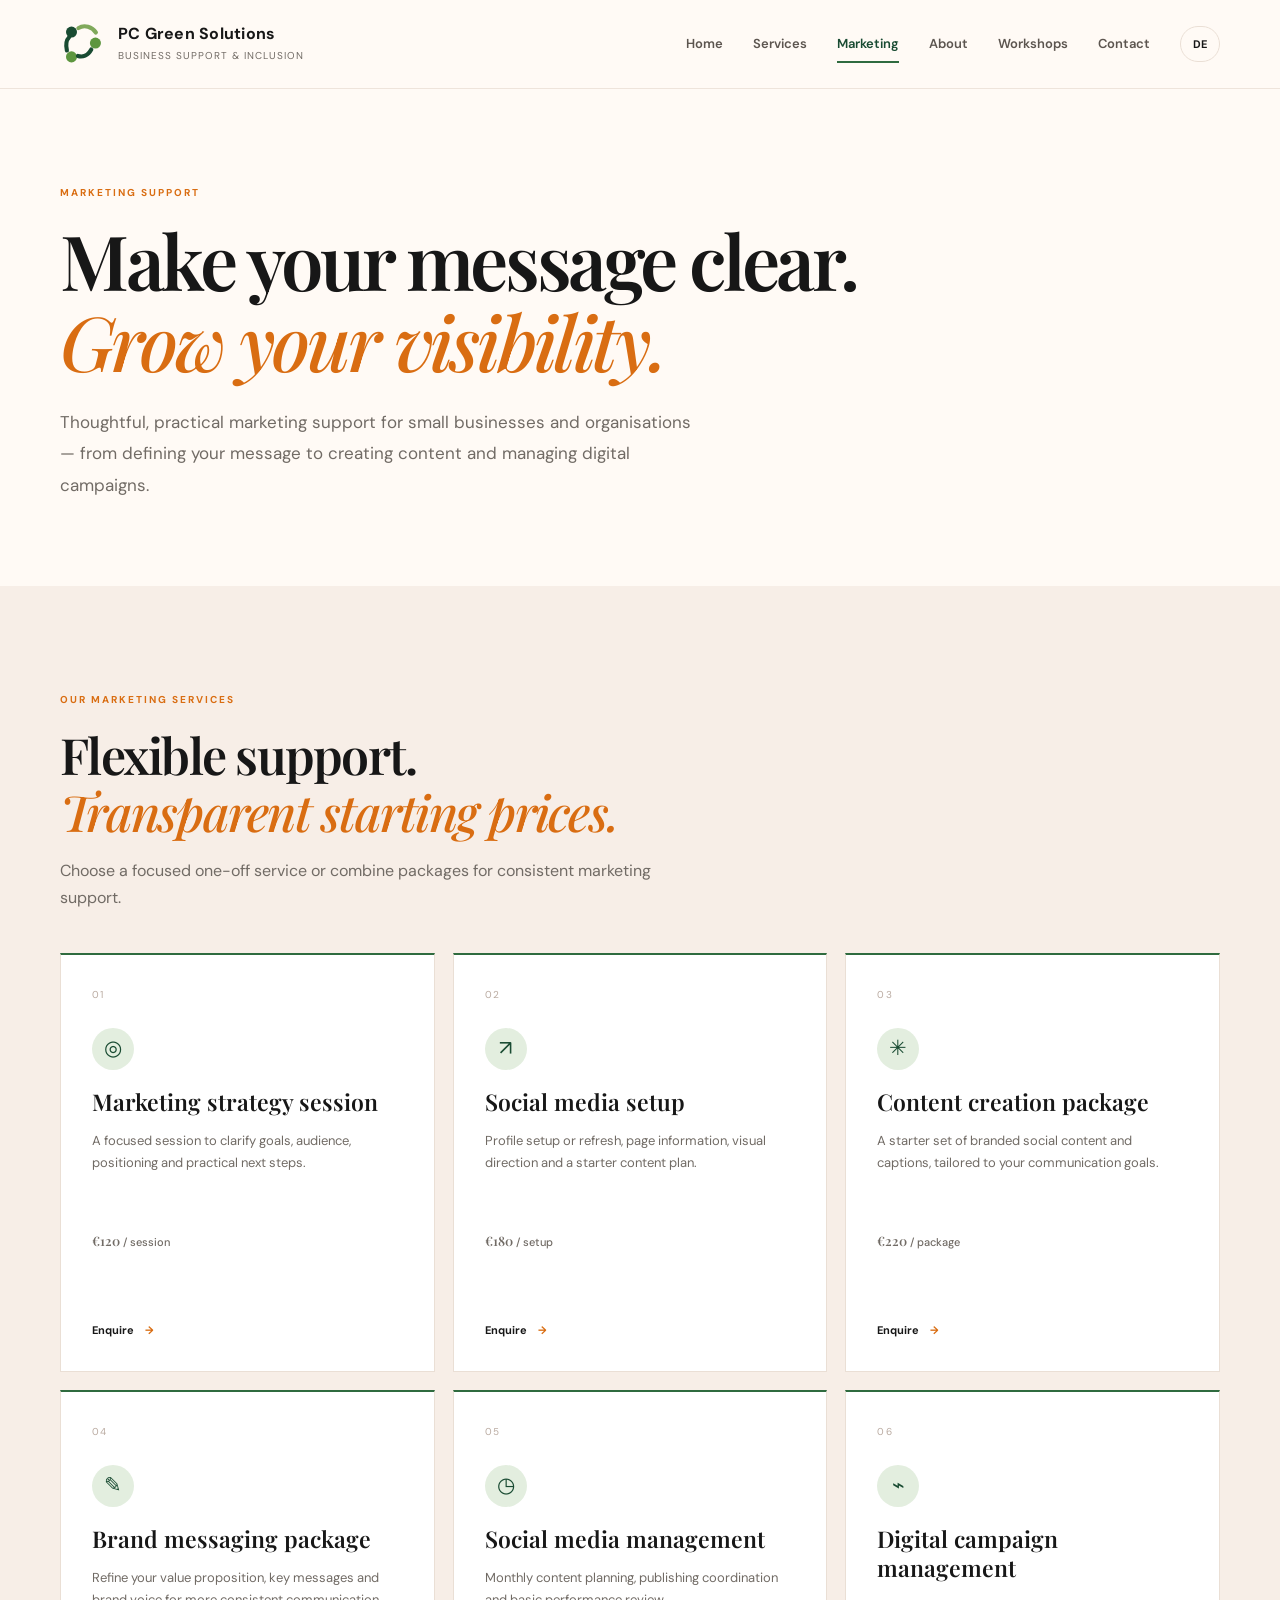
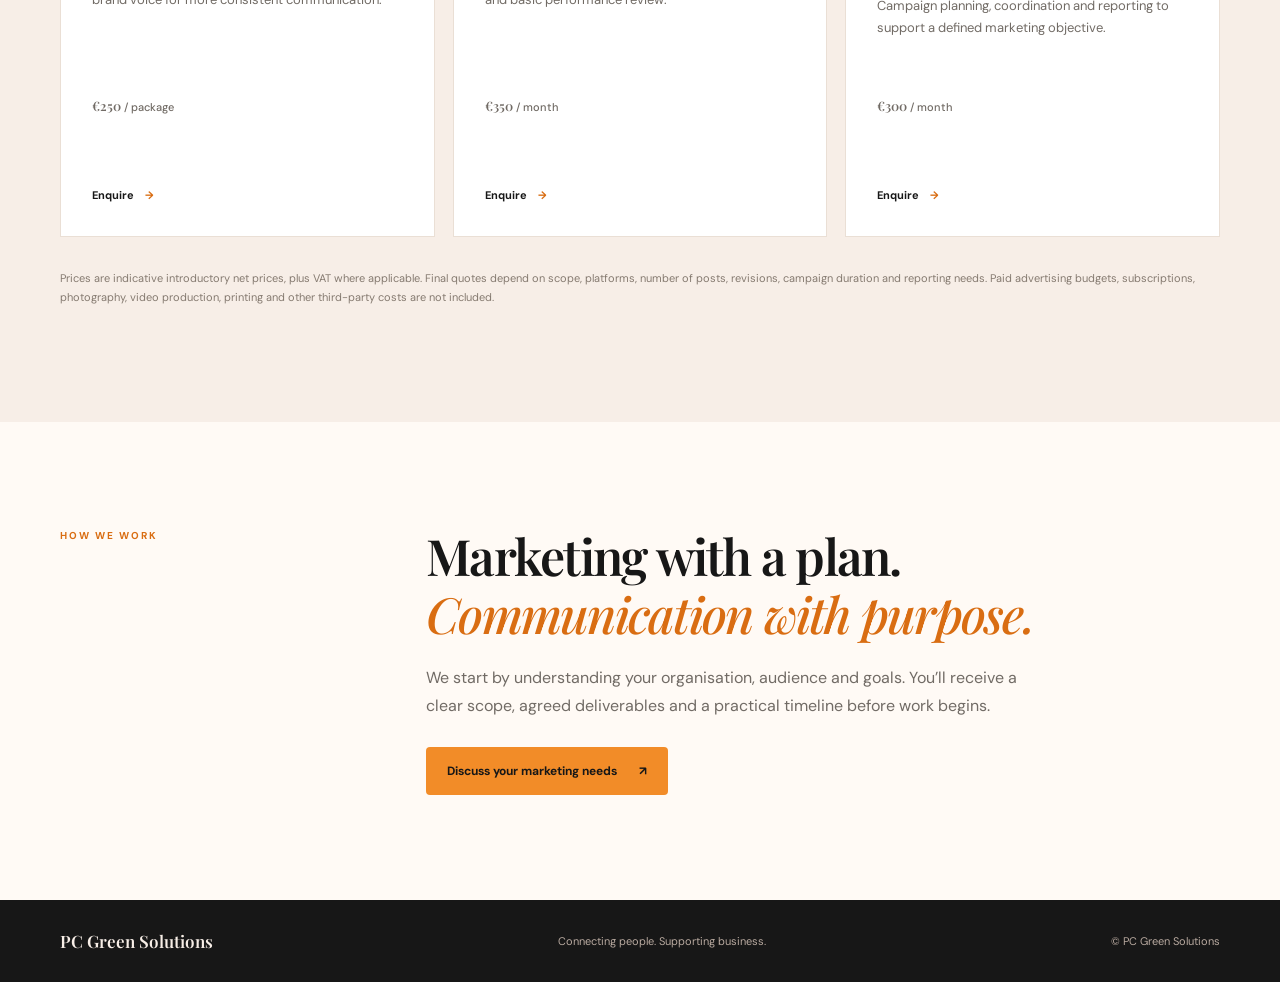
<file: marketing.html>
<!doctype html>
<html lang="en">
<head>
<meta charset="utf-8"><meta name="viewport" content="width=device-width, initial-scale=1">
<meta name="description" content="Marketing strategy, brand messaging, social media setup, content creation and digital campaign support from PC Green Solutions.">
<meta name="theme-color" content="#fffaf5"><title>Marketing | PC Green Solutions</title>
<link rel="icon" href="assets/images/pc-mark.svg" type="image/svg+xml">
<link rel="preconnect" href="https://fonts.googleapis.com"><link rel="preconnect" href="https://fonts.gstatic.com" crossorigin>
<link href="https://fonts.googleapis.com/css2?family=DM+Sans:wght@400;500;600;700&family=Playfair+Display:wght@500;600;700&display=swap" rel="stylesheet">
<link rel="stylesheet" href="assets/css/style.css">
</head>
<body><a class="skip-link" href="#main">Skip to content</a>
<header class="site-header"><div class="container header-inner">
<a class="brand" href="index.html" aria-label="PC Green Solutions home"><img src="assets/images/pc-mark.svg" alt="" width="48" height="48"><span><strong>PC Green Solutions</strong><small>Business support &amp; inclusion</small></span></a>
<button class="menu-toggle" type="button" aria-expanded="false" aria-controls="primary-nav"><span class="menu-icon" aria-hidden="true">☰</span><span class="sr-only">Toggle navigation</span></button>
<nav class="primary-nav" id="primary-nav" aria-label="Main navigation"><a href="index.html">Home</a><a href="services.html">Services</a><a href="marketing.html" aria-current="page">Marketing</a><a href="about.html">About</a><a href="workshops.html">Workshops</a><a href="contact.html">Contact</a><button class="language-toggle" id="language-toggle" type="button" aria-label="Switch language">DE</button></nav>
</div></header>
<main id="main">
<section class="page-hero"><div class="container narrow"><p class="eyebrow">Marketing support</p><h1>Make your message clear.<br><em>Grow your visibility.</em></h1><p class="hero-lede">Thoughtful, practical marketing support for small businesses and organisations — from defining your message to creating content and managing digital campaigns.</p></div></section>
<section class="section section-paper"><div class="container">
<div class="section-heading"><p class="eyebrow">Our marketing services</p><h2>Flexible support.<br><em>Transparent starting prices.</em></h2><p>Choose a focused one-off service or combine packages for consistent marketing support.</p></div>
<div class="service-grid marketing-grid">
<article class="service-card"><span class="card-index">01</span><div class="card-icon">◎</div><h3>Marketing strategy session</h3><p>A focused session to clarify goals, audience, positioning and practical next steps.</p><p class="marketing-price">€120 <small>/ session</small></p><a class="card-link" href="contact.html">Enquire <span>→</span></a></article>
<article class="service-card"><span class="card-index">02</span><div class="card-icon">↗</div><h3>Social media setup</h3><p>Profile setup or refresh, page information, visual direction and a starter content plan.</p><p class="marketing-price">€180 <small>/ setup</small></p><a class="card-link" href="contact.html">Enquire <span>→</span></a></article>
<article class="service-card"><span class="card-index">03</span><div class="card-icon">✳</div><h3>Content creation package</h3><p>A starter set of branded social content and captions, tailored to your communication goals.</p><p class="marketing-price">€220 <small>/ package</small></p><a class="card-link" href="contact.html">Enquire <span>→</span></a></article>
<article class="service-card"><span class="card-index">04</span><div class="card-icon">✎</div><h3>Brand messaging package</h3><p>Refine your value proposition, key messages and brand voice for more consistent communication.</p><p class="marketing-price">€250 <small>/ package</small></p><a class="card-link" href="contact.html">Enquire <span>→</span></a></article>
<article class="service-card"><span class="card-index">05</span><div class="card-icon">◷</div><h3>Social media management</h3><p>Monthly content planning, publishing coordination and basic performance review.</p><p class="marketing-price">€350 <small>/ month</small></p><a class="card-link" href="contact.html">Enquire <span>→</span></a></article>
<article class="service-card"><span class="card-index">06</span><div class="card-icon">⌁</div><h3>Digital campaign management</h3><p>Campaign planning, coordination and reporting to support a defined marketing objective.</p><p class="marketing-price">€300 <small>/ month</small></p><a class="card-link" href="contact.html">Enquire <span>→</span></a></article>
</div>
<p class="fine-print">Prices are indicative introductory net prices, plus VAT where applicable. Final quotes depend on scope, platforms, number of posts, revisions, campaign duration and reporting needs. Paid advertising budgets, subscriptions, photography, video production, printing and other third-party costs are not included.</p>
</div></section>
<section class="section"><div class="container statement-grid"><p class="eyebrow">How we work</p><div><h2>Marketing with a plan.<br><em>Communication with purpose.</em></h2><p>We start by understanding your organisation, audience and goals. You’ll receive a clear scope, agreed deliverables and a practical timeline before work begins.</p><a class="button button-primary" href="contact.html">Discuss your marketing needs <span>↗</span></a></div></div></section>
</main>
<footer class="site-footer"><div class="container footer-inner"><a class="footer-brand" href="index.html">PC Green Solutions</a><p>Connecting people. Supporting business.</p><span>© <span data-year></span> PC Green Solutions</span></div></footer>
<script src="assets/js/site.js" defer></script></body></html>
</file>
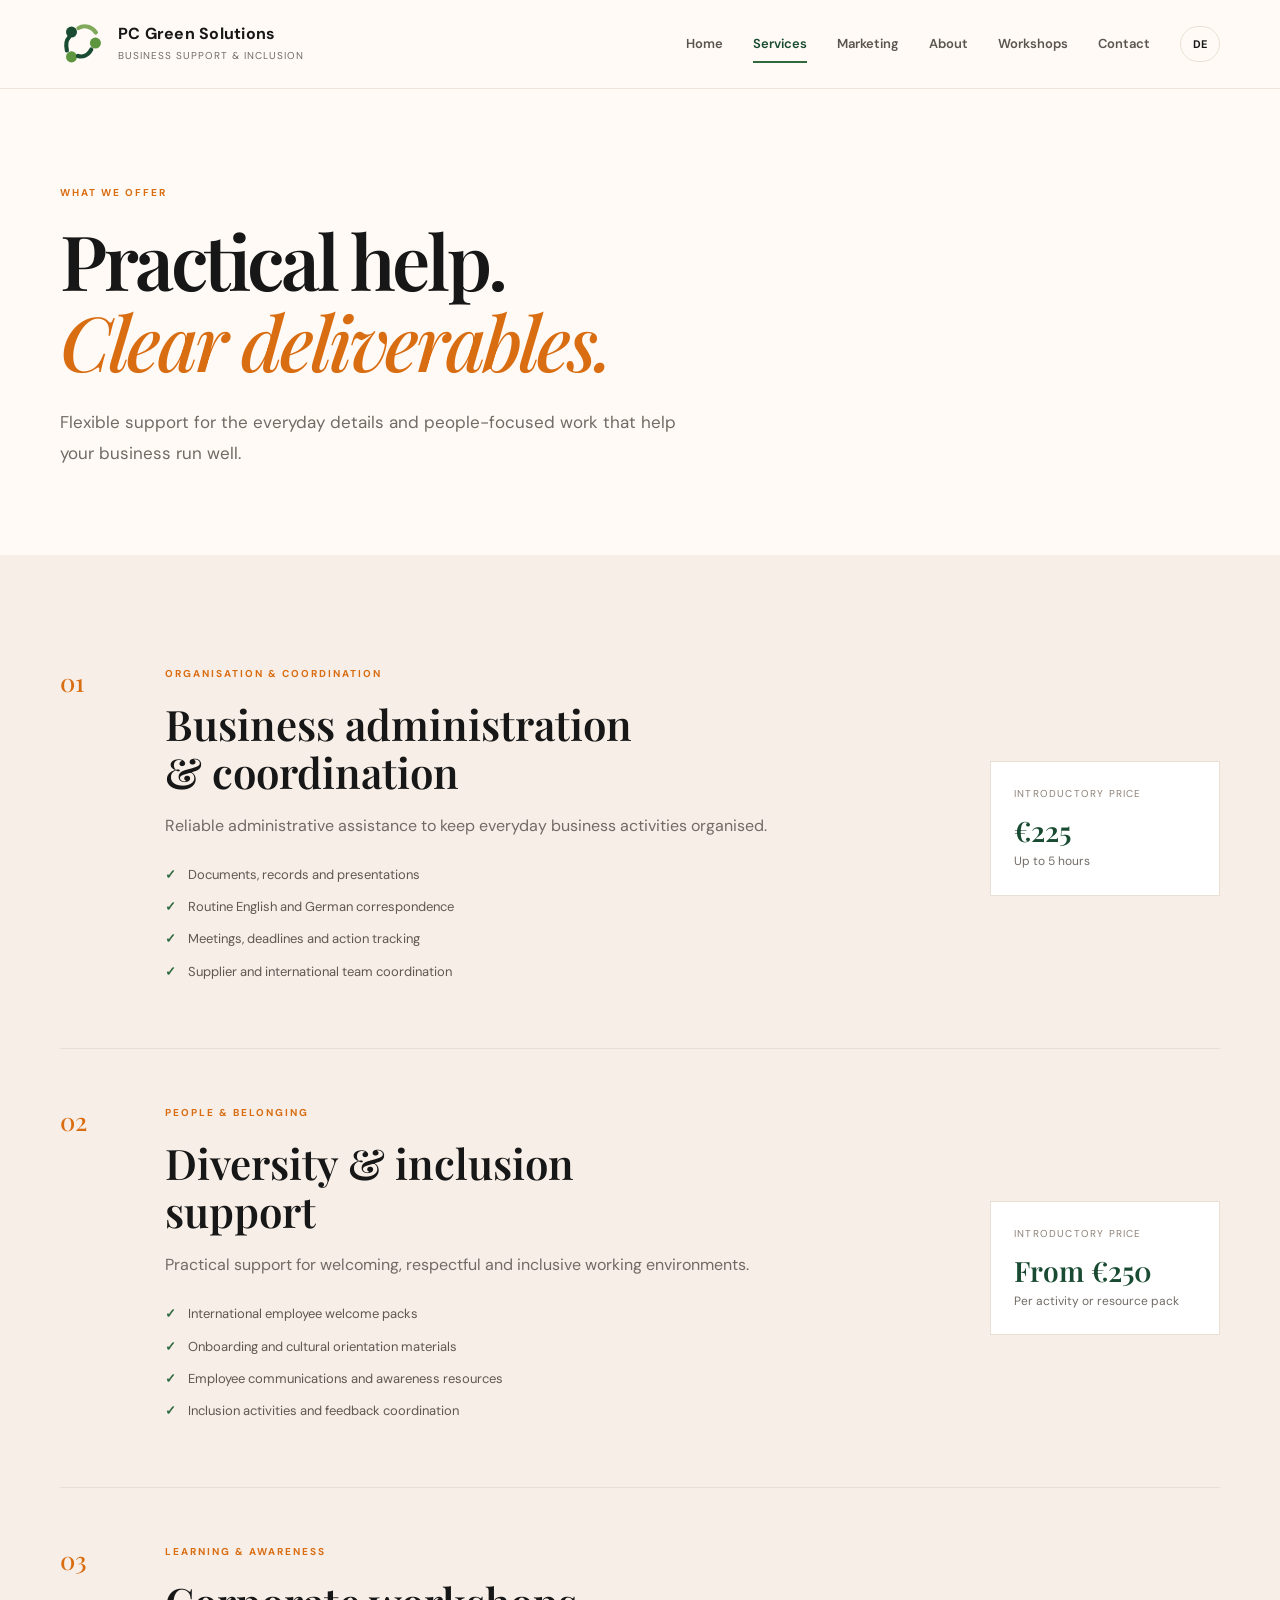
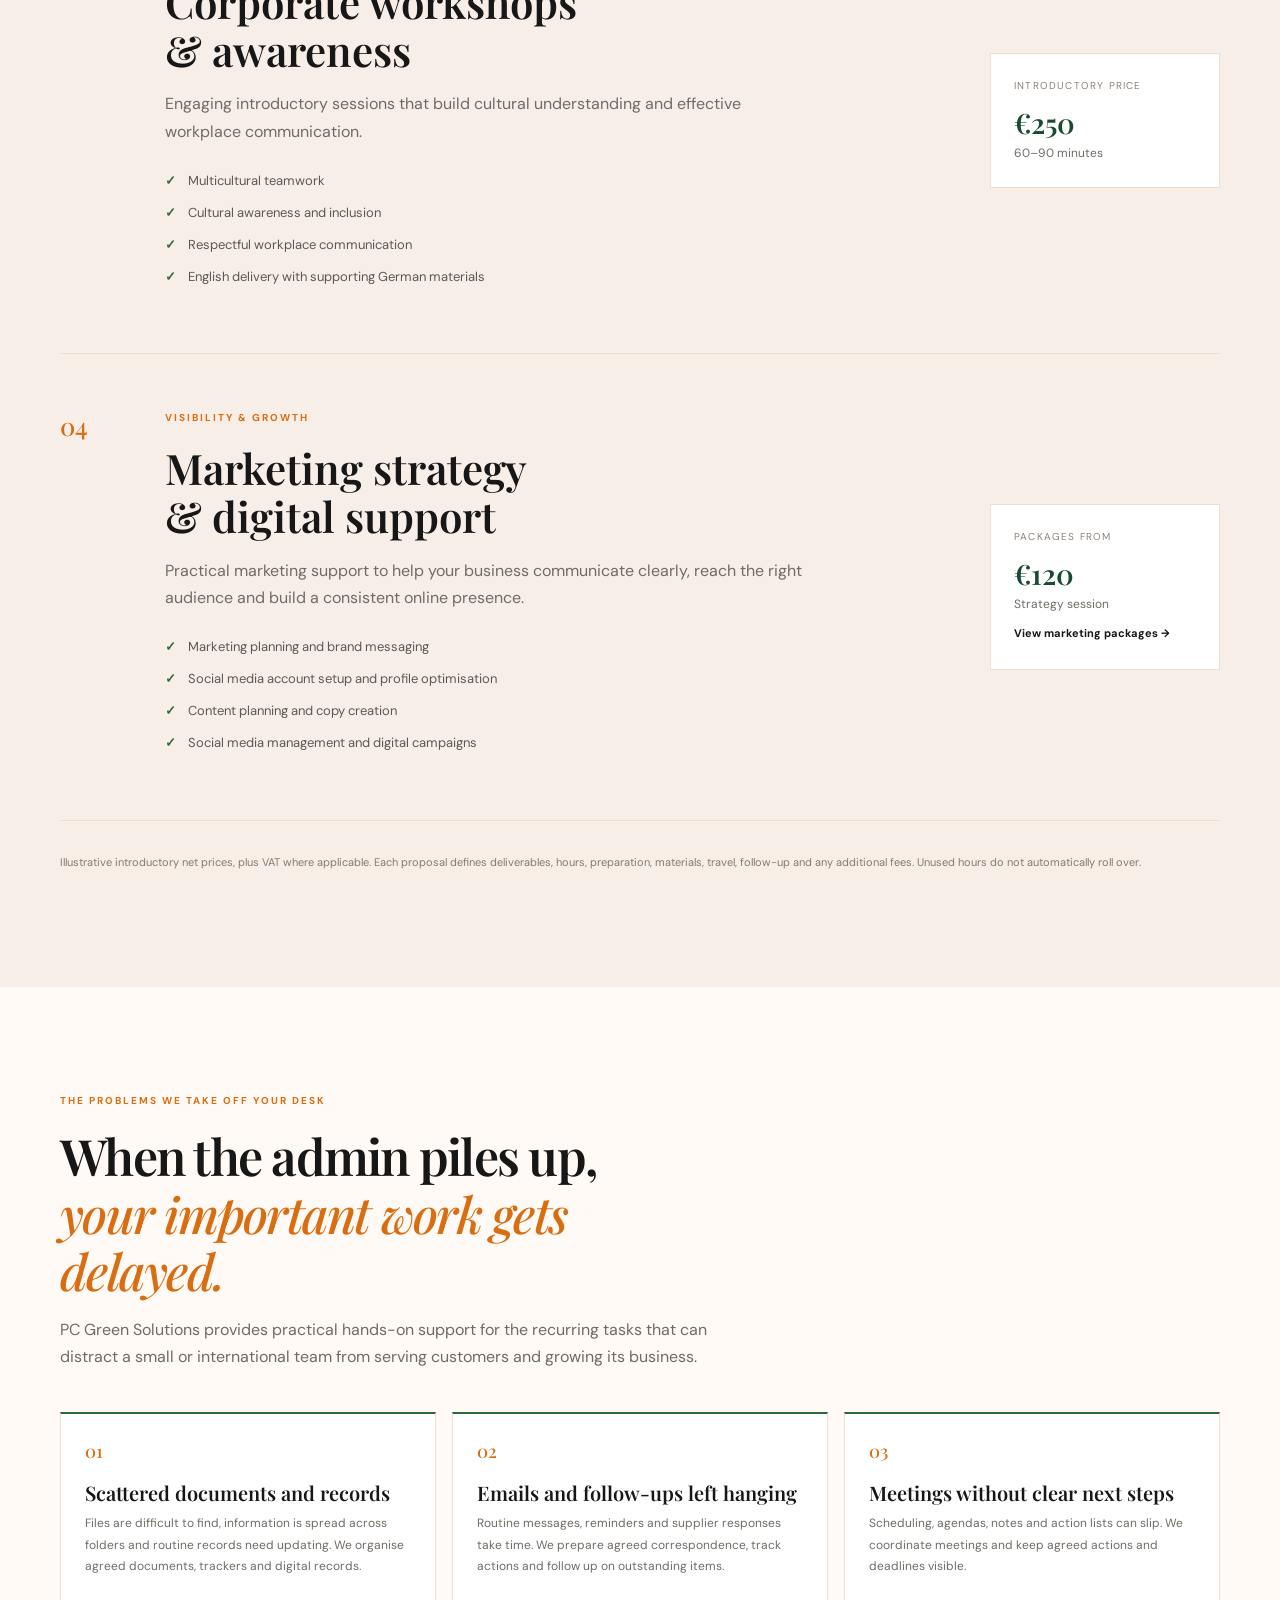
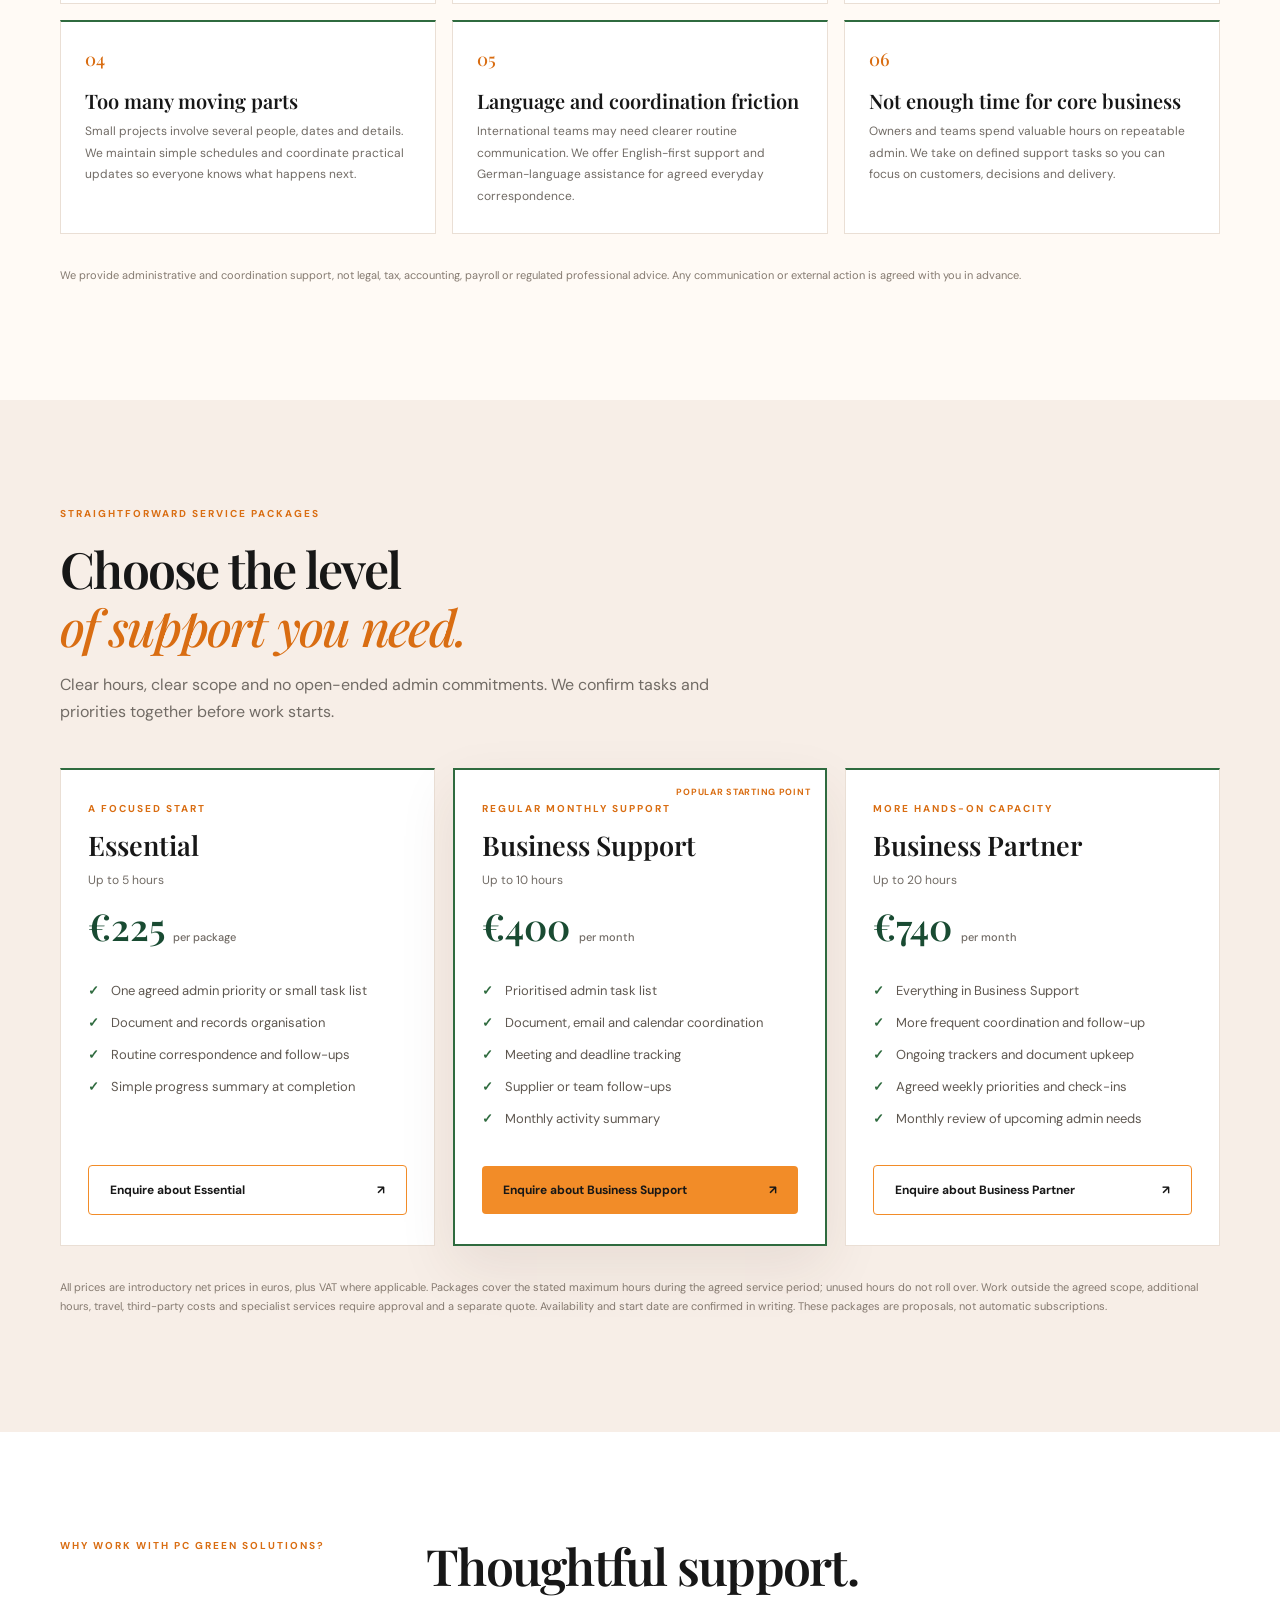
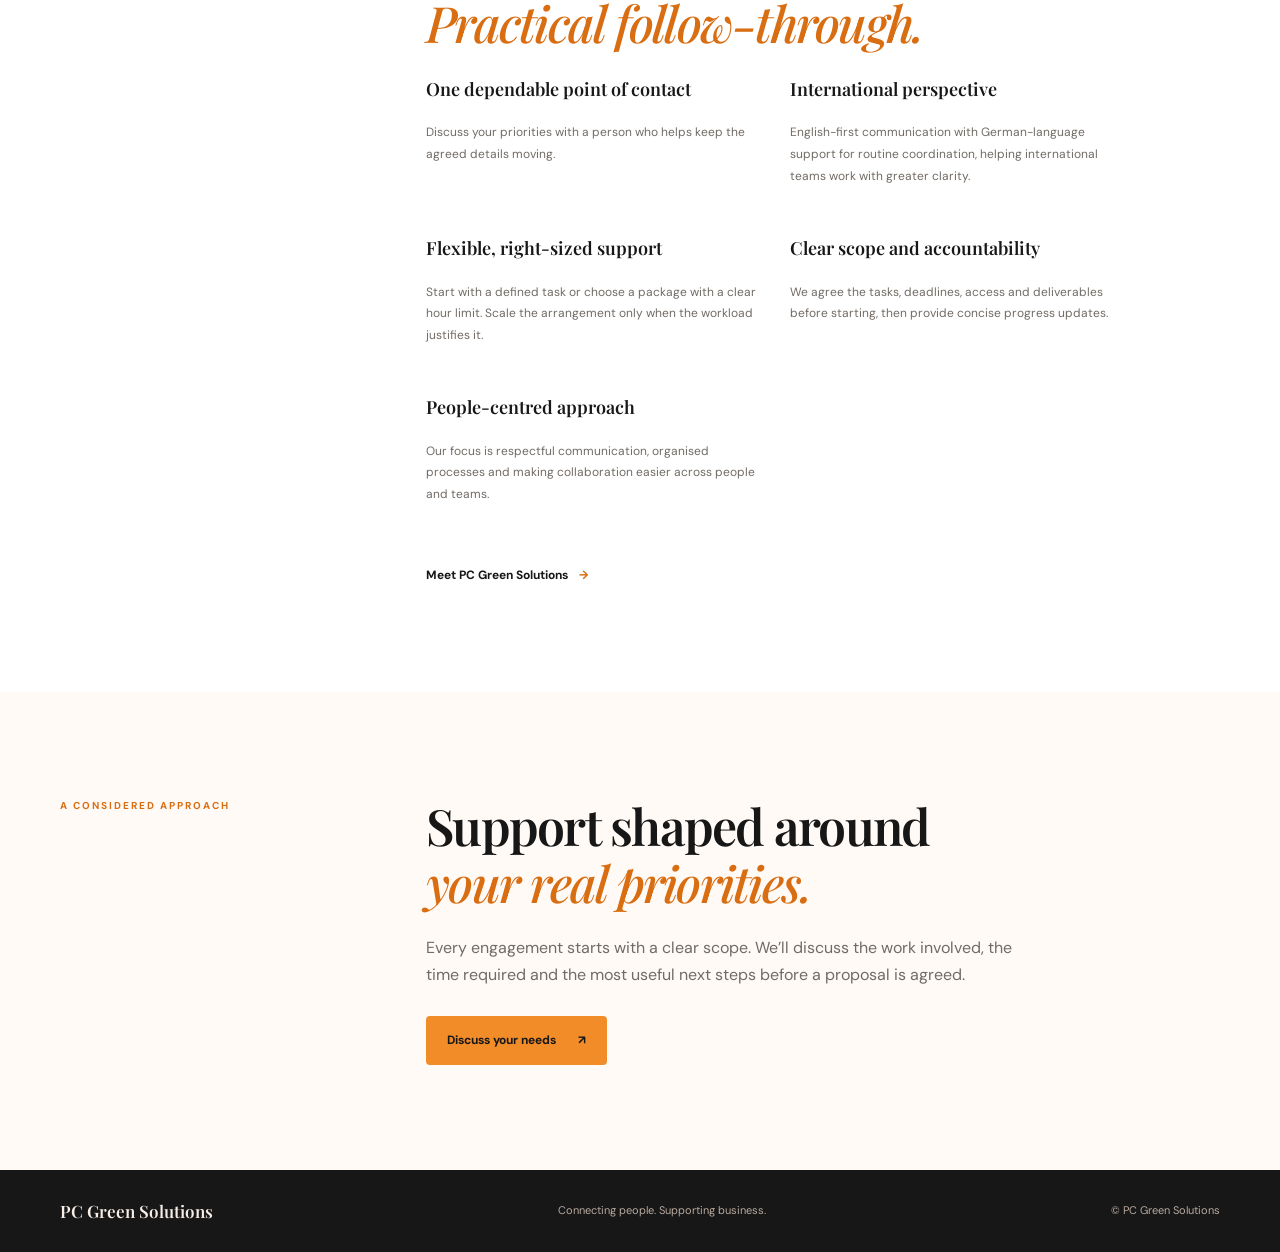
<file: services.html>
<!doctype html><html lang="en"><head><meta charset="utf-8"><meta name="viewport" content="width=device-width, initial-scale=1"><meta name="description" content="Business administration, diversity and inclusion support, and corporate workshops for international companies in Germany."><meta name="theme-color" content="#fffaf5"><title>Services | PC Green Solutions</title><link rel="icon" href="assets/images/pc-mark.svg" type="image/svg+xml"><link rel="preconnect" href="https://fonts.googleapis.com"><link rel="preconnect" href="https://fonts.gstatic.com" crossorigin><link href="https://fonts.googleapis.com/css2?family=DM+Sans:wght@400;500;600;700&family=Playfair+Display:wght@500;600;700&display=swap" rel="stylesheet"><link rel="stylesheet" href="assets/css/style.css"></head><body><a class="skip-link" href="#main">Skip to content</a><header class="site-header"><div class="container header-inner"><a class="brand" href="index.html" aria-label="PC Green Solutions home"><img src="assets/images/pc-mark.svg" alt="" width="48" height="48"><span><strong>PC Green Solutions</strong><small>Business support &amp; inclusion</small></span></a><button class="menu-toggle" type="button" aria-expanded="false" aria-controls="primary-nav"><span class="menu-icon" aria-hidden="true">☰</span><span class="sr-only">Toggle navigation</span></button><nav class="primary-nav" id="primary-nav" aria-label="Main navigation"><a href="index.html" >Home</a><a href="services.html" aria-current="page">Services</a><a href="marketing.html" >Marketing</a><a href="about.html" >About</a><a href="workshops.html" >Workshops</a><a href="contact.html" >Contact</a><button class="language-toggle" id="language-toggle" type="button" aria-label="Switch language">DE</button></nav></div></header><main id="main">
<section class="page-hero"><div class="container narrow"><p class="eyebrow">What we offer</p><h1>Practical help.<br><em>Clear deliverables.</em></h1><p class="hero-lede">Flexible support for the everyday details and people-focused work that help your business run well.</p></div></section>
<section class="section section-paper"><div class="container service-detail-list"><article class="service-detail" id="administration"><div class="detail-number">01</div><div><p class="eyebrow">Organisation &amp; coordination</p><h2>Business administration<br>&amp; coordination</h2><p>Reliable administrative assistance to keep everyday business activities organised.</p><ul class="check-list"><li>Documents, records and presentations</li><li>Routine English and German correspondence</li><li>Meetings, deadlines and action tracking</li><li>Supplier and international team coordination</li></ul></div><aside class="price-note"><span>Introductory price</span><strong>€225</strong><p>Up to 5 hours</p></aside></article><article class="service-detail" id="inclusion"><div class="detail-number">02</div><div><p class="eyebrow">People &amp; belonging</p><h2>Diversity &amp; inclusion<br>support</h2><p>Practical support for welcoming, respectful and inclusive working environments.</p><ul class="check-list"><li>International employee welcome packs</li><li>Onboarding and cultural orientation materials</li><li>Employee communications and awareness resources</li><li>Inclusion activities and feedback coordination</li></ul></div><aside class="price-note"><span>Introductory price</span><strong>From €250</strong><p>Per activity or resource pack</p></aside></article><article class="service-detail" id="workshops"><div class="detail-number">03</div><div><p class="eyebrow">Learning &amp; awareness</p><h2>Corporate workshops<br>&amp; awareness</h2><p>Engaging introductory sessions that build cultural understanding and effective workplace communication.</p><ul class="check-list"><li>Multicultural teamwork</li><li>Cultural awareness and inclusion</li><li>Respectful workplace communication</li><li>English delivery with supporting German materials</li></ul></div><aside class="price-note"><span>Introductory price</span><strong>€250</strong><p>60–90 minutes</p></aside></article><article class="service-detail" id="marketing"><div class="detail-number">04</div><div><p class="eyebrow">Visibility &amp; growth</p><h2>Marketing strategy<br>&amp; digital support</h2><p>Practical marketing support to help your business communicate clearly, reach the right audience and build a consistent online presence.</p><ul class="check-list"><li>Marketing planning and brand messaging</li><li>Social media account setup and profile optimisation</li><li>Content planning and copy creation</li><li>Social media management and digital campaigns</li></ul></div><aside class="price-note"><span>Packages from</span><strong>€120</strong><p>Strategy session</p><a class="card-link" href="marketing.html">View marketing packages →</a></aside></article></div><div class="container"><p class="fine-print">Illustrative introductory net prices, plus VAT where applicable. Each proposal defines deliverables, hours, preparation, materials, travel, follow-up and any additional fees. Unused hours do not automatically roll over.</p></div></section>

  <section class="section problem-section" id="problems">
    <div class="container">
      <div class="section-heading"><p class="eyebrow">The problems we take off your desk</p><h2>When the admin piles up,<br><em>your important work gets delayed.</em></h2><p>PC Green Solutions provides practical hands-on support for the recurring tasks that can distract a small or international team from serving customers and growing its business.</p></div>
      <div class="problem-grid">
        <article><span>01</span><h3>Scattered documents and records</h3><p>Files are difficult to find, information is spread across folders and routine records need updating. We organise agreed documents, trackers and digital records.</p></article>
        <article><span>02</span><h3>Emails and follow-ups left hanging</h3><p>Routine messages, reminders and supplier responses take time. We prepare agreed correspondence, track actions and follow up on outstanding items.</p></article>
        <article><span>03</span><h3>Meetings without clear next steps</h3><p>Scheduling, agendas, notes and action lists can slip. We coordinate meetings and keep agreed actions and deadlines visible.</p></article>
        <article><span>04</span><h3>Too many moving parts</h3><p>Small projects involve several people, dates and details. We maintain simple schedules and coordinate practical updates so everyone knows what happens next.</p></article>
        <article><span>05</span><h3>Language and coordination friction</h3><p>International teams may need clearer routine communication. We offer English-first support and German-language assistance for agreed everyday correspondence.</p></article>
        <article><span>06</span><h3>Not enough time for core business</h3><p>Owners and teams spend valuable hours on repeatable admin. We take on defined support tasks so you can focus on customers, decisions and delivery.</p></article>
      </div>
      <p class="fine-print">We provide administrative and coordination support, not legal, tax, accounting, payroll or regulated professional advice. Any communication or external action is agreed with you in advance.</p>
    </div>
  </section>
  <section class="section section-paper" id="packages"><div class="container"><div class="section-heading"><p class="eyebrow">Straightforward service packages</p><h2>Choose the level<br><em>of support you need.</em></h2><p>Clear hours, clear scope and no open-ended admin commitments. We confirm tasks and priorities together before work starts.</p></div>
    <div class="package-grid">
      <article class="package-card"><p class="eyebrow">A focused start</p><h3>Essential</h3><p class="package-hours">Up to 5 hours</p><p class="package-price">€225 <small>per package</small></p><ul class="check-list"><li>One agreed admin priority or small task list</li><li>Document and records organisation</li><li>Routine correspondence and follow-ups</li><li>Simple progress summary at completion</li></ul><a class="button button-outline" href="contact.html?package=Essential">Enquire about Essential <span>↗</span></a></article>
      <article class="package-card package-featured"><span class="package-ribbon">Popular starting point</span><p class="eyebrow">Regular monthly support</p><h3>Business Support</h3><p class="package-hours">Up to 10 hours</p><p class="package-price">€400 <small>per month</small></p><ul class="check-list"><li>Prioritised admin task list</li><li>Document, email and calendar coordination</li><li>Meeting and deadline tracking</li><li>Supplier or team follow-ups</li><li>Monthly activity summary</li></ul><a class="button button-primary" href="contact.html?package=Business%20Support">Enquire about Business Support <span>↗</span></a></article>
      <article class="package-card"><p class="eyebrow">More hands-on capacity</p><h3>Business Partner</h3><p class="package-hours">Up to 20 hours</p><p class="package-price">€740 <small>per month</small></p><ul class="check-list"><li>Everything in Business Support</li><li>More frequent coordination and follow-up</li><li>Ongoing trackers and document upkeep</li><li>Agreed weekly priorities and check-ins</li><li>Monthly review of upcoming admin needs</li></ul><a class="button button-outline" href="contact.html?package=Business%20Partner">Enquire about Business Partner <span>↗</span></a></article>
    </div>
    <p class="fine-print">All prices are introductory net prices in euros, plus VAT where applicable. Packages cover the stated maximum hours during the agreed service period; unused hours do not roll over. Work outside the agreed scope, additional hours, travel, third-party costs and specialist services require approval and a separate quote. Availability and start date are confirmed in writing. These packages are proposals, not automatic subscriptions.</p>
  </div></section>
  <section class="section why-section" id="why-us"><div class="container statement-grid"><p class="eyebrow">Why work with PC Green Solutions?</p><div><h2>Thoughtful support.<br><em>Practical follow-through.</em></h2><div class="why-points"><article><h3>One dependable point of contact</h3><p>Discuss your priorities with a person who helps keep the agreed details moving.</p></article><article><h3>International perspective</h3><p>English-first communication with German-language support for routine coordination, helping international teams work with greater clarity.</p></article><article><h3>Flexible, right-sized support</h3><p>Start with a defined task or choose a package with a clear hour limit. Scale the arrangement only when the workload justifies it.</p></article><article><h3>Clear scope and accountability</h3><p>We agree the tasks, deadlines, access and deliverables before starting, then provide concise progress updates.</p></article><article><h3>People-centred approach</h3><p>Our focus is respectful communication, organised processes and making collaboration easier across people and teams.</p></article></div><a class="text-link" href="about.html">Meet PC Green Solutions <span>→</span></a></div></div></section>

<section class="section"><div class="container statement-grid"><p class="eyebrow">A considered approach</p><div><h2>Support shaped around<br><em>your real priorities.</em></h2><p>Every engagement starts with a clear scope. We’ll discuss the work involved, the time required and the most useful next steps before a proposal is agreed.</p><a class="button button-primary" href="contact.html">Discuss your needs <span>↗</span></a></div></div></section></main><footer class="site-footer"><div class="container footer-inner"><a class="footer-brand" href="index.html">PC Green Solutions</a><p>Connecting people. Supporting business.</p><span>© <span data-year></span> PC Green Solutions</span></div></footer><script src="assets/js/site.js" defer></script></body></html>
</file>
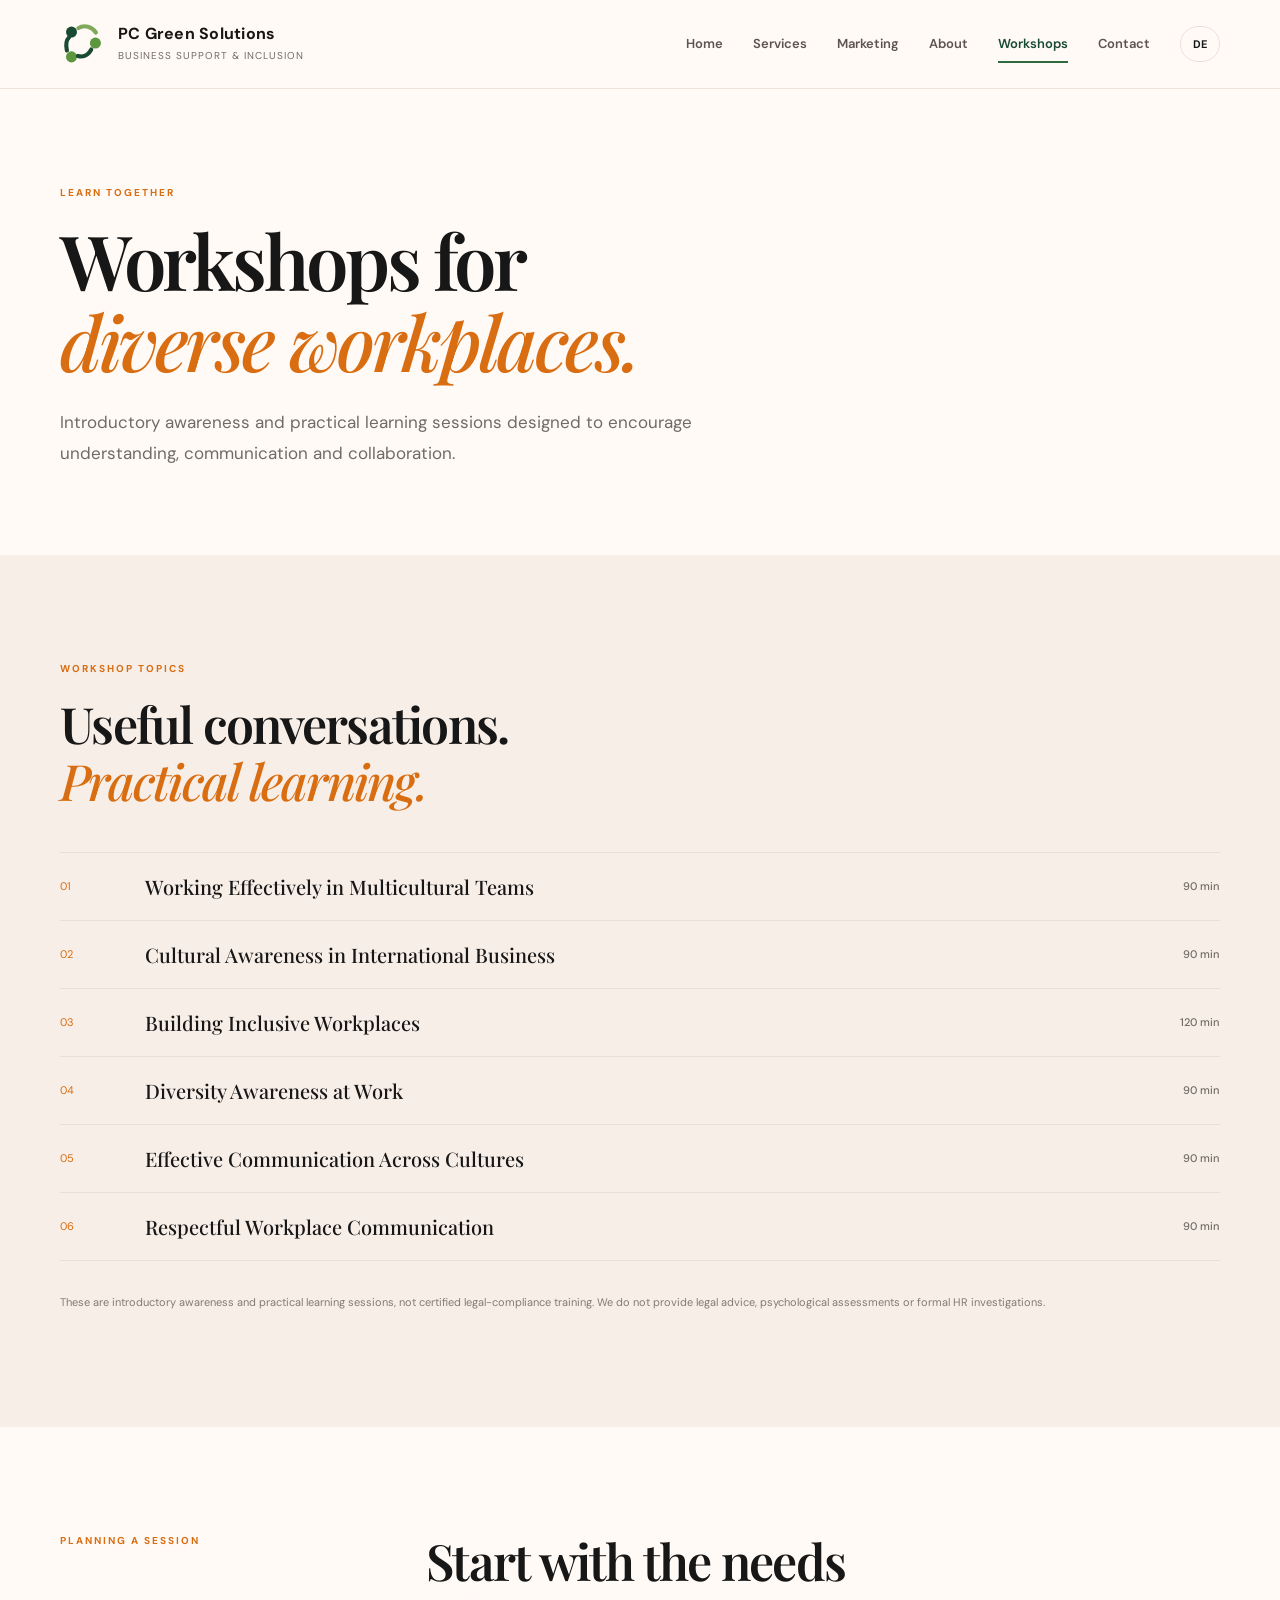
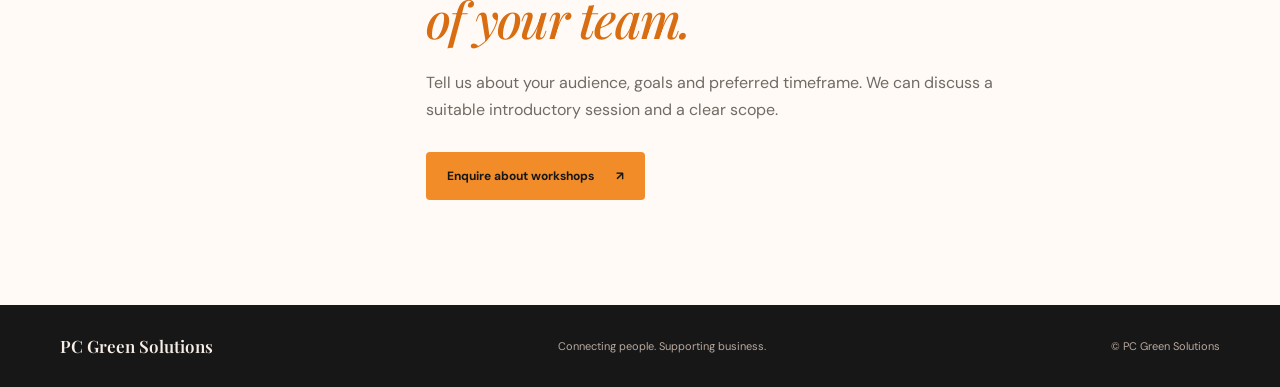
<file: workshops.html>
<!doctype html><html lang="en"><head><meta charset="utf-8"><meta name="viewport" content="width=device-width, initial-scale=1"><meta name="description" content="Introductory corporate workshops in multicultural teamwork, cultural awareness, inclusion and respectful workplace communication."><meta name="theme-color" content="#fffaf5"><title>Workshops | PC Green Solutions</title><link rel="icon" href="assets/images/pc-mark.svg" type="image/svg+xml"><link rel="preconnect" href="https://fonts.googleapis.com"><link rel="preconnect" href="https://fonts.gstatic.com" crossorigin><link href="https://fonts.googleapis.com/css2?family=DM+Sans:wght@400;500;600;700&family=Playfair+Display:wght@500;600;700&display=swap" rel="stylesheet"><link rel="stylesheet" href="assets/css/style.css"></head><body><a class="skip-link" href="#main">Skip to content</a><header class="site-header"><div class="container header-inner"><a class="brand" href="index.html" aria-label="PC Green Solutions home"><img src="assets/images/pc-mark.svg" alt="" width="48" height="48"><span><strong>PC Green Solutions</strong><small>Business support &amp; inclusion</small></span></a><button class="menu-toggle" type="button" aria-expanded="false" aria-controls="primary-nav"><span class="menu-icon" aria-hidden="true">☰</span><span class="sr-only">Toggle navigation</span></button><nav class="primary-nav" id="primary-nav" aria-label="Main navigation"><a href="index.html" >Home</a><a href="services.html" >Services</a><a href="marketing.html" >Marketing</a><a href="about.html" >About</a><a href="workshops.html" aria-current="page">Workshops</a><a href="contact.html" >Contact</a><button class="language-toggle" id="language-toggle" type="button" aria-label="Switch language">DE</button></nav></div></header><main id="main">
<section class="page-hero"><div class="container narrow"><p class="eyebrow">Learn together</p><h1>Workshops for<br><em>diverse workplaces.</em></h1><p class="hero-lede">Introductory awareness and practical learning sessions designed to encourage understanding, communication and collaboration.</p></div></section>
<section class="section section-paper"><div class="container"><div class="section-heading"><p class="eyebrow">Workshop topics</p><h2>Useful conversations.<br><em>Practical learning.</em></h2></div><div class="workshop-table"><article><span>01</span><h3>Working Effectively in Multicultural Teams</h3><b>90 min</b></article><article><span>02</span><h3>Cultural Awareness in International Business</h3><b>90 min</b></article><article><span>03</span><h3>Building Inclusive Workplaces</h3><b>120 min</b></article><article><span>04</span><h3>Diversity Awareness at Work</h3><b>90 min</b></article><article><span>05</span><h3>Effective Communication Across Cultures</h3><b>90 min</b></article><article><span>06</span><h3>Respectful Workplace Communication</h3><b>90 min</b></article></div><p class="fine-print">These are introductory awareness and practical learning sessions, not certified legal-compliance training. We do not provide legal advice, psychological assessments or formal HR investigations.</p></div></section>
<section class="section"><div class="container statement-grid"><p class="eyebrow">Planning a session</p><div><h2>Start with the needs<br><em>of your team.</em></h2><p>Tell us about your audience, goals and preferred timeframe. We can discuss a suitable introductory session and a clear scope.</p><a class="button button-primary" href="contact.html">Enquire about workshops <span>↗</span></a></div></div></section></main><footer class="site-footer"><div class="container footer-inner"><a class="footer-brand" href="index.html">PC Green Solutions</a><p>Connecting people. Supporting business.</p><span>© <span data-year></span> PC Green Solutions</span></div></footer><script src="assets/js/site.js" defer></script></body></html>
</file>
<file: assets/css/style.css>
:root{--orange:#2f6b3f;--orange-deep:#194b32;--orange-soft:#e3eedf;--ink:#282522;--muted:#716b65;--paper:#fffaf5;--white:#fff;--line:#eadfd5;--serif:"Playfair Display",Georgia,serif;--sans:"DM Sans",Arial,sans-serif;--shadow:0 22px 55px rgba(77,48,29,.09)}*{box-sizing:border-box}html{scroll-behavior:smooth;scroll-padding-top:100px}body{margin:0;background:var(--paper);color:var(--ink);font:16px/1.7 var(--sans);-webkit-font-smoothing:antialiased}a{color:inherit;text-decoration:none}button{font:inherit}a:focus-visible,button:focus-visible{outline:3px solid var(--orange);outline-offset:4px}.container{width:min(1160px,calc(100% - 48px));margin-inline:auto}.narrow{max-width:900px;margin-left:max(24px,calc((100% - 1160px)/2))}.skip-link,.sr-only{position:absolute;width:1px;height:1px;padding:0;margin:-1px;overflow:hidden;clip:rect(0,0,0,0);white-space:nowrap;border:0}.skip-link:focus{width:auto;height:auto;clip:auto;margin:0;top:10px;left:10px;padding:10px 14px;background:#fff;z-index:99}.site-header{position:sticky;top:0;z-index:30;background:rgba(255,250,245,.94);backdrop-filter:blur(16px);border-bottom:1px solid rgba(234,223,213,.8)}.header-inner{min-height:88px;display:flex;align-items:center;justify-content:space-between;gap:30px}.brand{display:flex;align-items:center;gap:12px}.brand img{display:block;width:46px;height:46px}.brand strong{display:block;font-size:16px;line-height:1.2;letter-spacing:.015em}.brand small{display:block;margin-top:4px;color:var(--muted);font-size:10px;letter-spacing:.1em;text-transform:uppercase}.primary-nav{display:flex;align-items:center;gap:30px;font-size:13px;font-weight:600}.primary-nav a{position:relative;padding:8px 0;color:#5c554f}.primary-nav a:hover,.primary-nav a[aria-current=page]{color:var(--orange-deep)}.primary-nav a[aria-current=page]:after{content:"";position:absolute;left:0;right:0;bottom:0;height:2px;background:var(--orange)}.language-toggle{border:1px solid var(--line);background:transparent;border-radius:999px;padding:8px 12px;color:var(--ink);font-size:11px;font-weight:700}.menu-toggle{display:none;border:1px solid var(--line);background:#fff;border-radius:8px;padding:9px 12px}.hero{padding:82px 0 24px;overflow:hidden}.hero-grid{display:grid;grid-template-columns:1.1fr .9fr;align-items:center;gap:75px}.eyebrow{margin:0 0 18px;color:var(--orange-deep);font-size:10px;font-weight:700;letter-spacing:.2em;text-transform:uppercase}.hero h1,.page-hero h1{margin:0;font:600 clamp(46px,6vw,76px)/1.07 var(--serif);letter-spacing:-.045em}.hero h1 em,.page-hero h1 em,h2 em{color:var(--orange);font-weight:500}.hero-lede{max-width:600px;margin:25px 0 0;color:var(--muted);font-size:17px;line-height:1.85}.button-row{display:flex;align-items:center;gap:28px;flex-wrap:wrap;margin-top:34px}.button{display:inline-flex;align-items:center;gap:22px;padding:14px 21px;border-radius:4px;font-size:12px;font-weight:700;transition:transform .2s,background .2s}.button:hover{transform:translateY(-2px)}.button-primary{background:var(--orange);color:white}.button-primary:hover{background:var(--orange-deep)}.button-light{background:white;color:var(--orange-deep)}.text-link{font-size:12px;font-weight:700}.text-link span,.card-link span{color:var(--orange);margin-left:8px}.microcopy{margin-top:25px;color:#948a80;font-size:11px}.hero-art{position:relative;min-height:440px;border-radius:48% 48% 5px 5px;background:#e7efe3;overflow:hidden}.art-orbit{position:absolute;border:1px solid rgba(47,107,63,.28);border-radius:50%;width:390px;height:390px;left:50%;top:48%;transform:translate(-50%,-50%)}.orbit-two{width:300px;height:300px;border-color:rgba(47,107,63,.4)}.art-sun{position:absolute;width:190px;height:190px;left:50%;top:43%;transform:translate(-50%,-50%);border-radius:50%;background:var(--orange)}.art-disc{position:absolute;width:150px;height:150px;left:65%;top:61%;border-radius:50%;background:#b7d0aa;border:14px solid var(--paper);box-shadow:var(--shadow)}.art-caption{position:absolute;bottom:25px;left:28px;right:28px;display:flex;align-items:end;justify-content:space-between;color:#7d5942}.art-caption span{font-size:10px;letter-spacing:.14em}.art-caption strong{font:500 17px/1.35 var(--serif);text-align:right}.hero-bottom{display:flex;align-items:center;gap:18px;padding:35px 0 25px;color:#9b8e82;font-size:10px;letter-spacing:.15em;text-transform:uppercase}.hero-bottom i{width:4px;height:4px;border-radius:50%;background:var(--orange)}.section{padding:105px 0}.section-paper{background:#f7eee7}.section-heading{max-width:650px;margin-bottom:42px}.section-heading h2,.statement-grid h2,.about-grid h2,.language-grid h2,.contact-grid h2{margin:0;font:600 clamp(34px,4vw,50px)/1.15 var(--serif);letter-spacing:-.035em}.section-heading>p:last-child,.statement-grid p:not(.eyebrow),.prose p,.contact-grid>div>p:not(.eyebrow){color:var(--muted)}.service-grid{display:grid;grid-template-columns:repeat(3,1fr);gap:18px}.service-card{position:relative;min-height:300px;padding:31px;background:white;border:1px solid var(--line);transition:transform .25s,box-shadow .25s}.service-card:hover{transform:translateY(-5px);box-shadow:var(--shadow)}.card-index{color:#b9aaa0;font-size:10px;letter-spacing:.12em}.card-icon{display:grid;place-items:center;width:42px;height:42px;margin:25px 0 18px;border-radius:50%;background:var(--orange-soft);color:var(--orange-deep);font-size:21px}.service-card h3{margin:0;font:600 23px/1.25 var(--serif)}.service-card p{min-height:72px;color:var(--muted);font-size:13px}.card-link{display:inline-block;margin-top:10px;font-size:11px;font-weight:700}.statement-grid{display:grid;grid-template-columns:.55fr 1.45fr;gap:65px}.statement-grid>div{max-width:700px}.statement-grid p:not(.eyebrow){max-width:620px;margin:22px 0 28px}.cta-band{padding:70px 0;background:var(--orange);color:white}.cta-inner{display:flex;align-items:center;justify-content:space-between;gap:35px}.cta-band .eyebrow{color:#dcebd7}.cta-band h2{margin:0;font:600 clamp(34px,4vw,50px)/1.1 var(--serif)}.page-hero{padding:95px 0 85px}.page-hero .hero-lede{max-width:650px}.service-detail-list{display:grid;gap:0}.service-detail{display:grid;grid-template-columns:70px 1fr 230px;gap:35px;padding:55px 0;border-bottom:1px solid var(--line);scroll-margin-top:110px}.service-detail:first-child{padding-top:5px}.detail-number{font:500 25px var(--serif);color:var(--orange)}.service-detail h2{margin:0 0 16px;font:600 clamp(29px,3.5vw,42px)/1.15 var(--serif)}.service-detail>div:nth-child(2)>p:not(.eyebrow){max-width:650px;color:var(--muted)}.check-list{padding:0;list-style:none;margin:25px 0 0}.check-list li{margin:10px 0;color:#5f5851;font-size:13px}.check-list li:before{content:"✓";color:var(--orange);margin-right:12px;font-weight:700}.price-note{align-self:center;padding:23px;background:#fff;border:1px solid var(--line)}.price-note span{display:block;color:#8d8178;font-size:10px;text-transform:uppercase;letter-spacing:.12em}.price-note strong{display:block;margin:10px 0 2px;color:var(--orange-deep);font:600 28px var(--serif)}.price-note p{margin:0;color:var(--muted);font-size:12px}.fine-print{margin-top:32px;color:#857a70;font-size:11px;line-height:1.7}.about-grid,.language-grid,.contact-grid{display:grid;grid-template-columns:1fr 1fr;gap:90px}.prose p{margin-top:0;margin-bottom:20px}.audience-grid{display:grid;grid-template-columns:repeat(4,1fr);gap:12px}.audience-grid div{padding:25px 20px;border:1px solid var(--line);background:white;font:500 17px/1.3 var(--serif)}.language-panel{padding:85px 0;background:#f1dfd1}.language-grid h3{margin:0 0 8px;font:600 19px var(--serif)}.language-grid p{margin:0 0 24px;color:var(--muted);font-size:13px}.workshop-table{border-top:1px solid var(--line)}.workshop-table article{display:grid;grid-template-columns:65px 1fr 90px;gap:20px;align-items:center;padding:20px 0;border-bottom:1px solid var(--line)}.workshop-table article>span{color:var(--orange);font-size:11px}.workshop-table h3{margin:0;font:500 20px var(--serif)}.workshop-table b{justify-self:end;color:var(--muted);font-size:11px;font-weight:500}.contact-topics{display:flex;flex-wrap:wrap;gap:9px;margin-top:25px}.contact-topics span{padding:9px 12px;border-radius:3px;background:var(--orange-soft);color:var(--orange-deep);font-size:11px}.contact-placeholder{padding:36px;background:#fff;border:1px solid var(--line);box-shadow:var(--shadow)}.placeholder-mark{color:var(--orange);font-size:28px}.contact-placeholder h3{font:600 25px var(--serif)}.contact-placeholder p{color:var(--muted);font-size:13px}.contact-placeholder .fine-print{font-size:10px}.site-footer{padding:30px 0;background:#292522;color:#f7eee7}.footer-inner{display:flex;align-items:center;justify-content:space-between;gap:20px;flex-wrap:wrap}.footer-brand{font:600 17px var(--serif)}.footer-inner p,.footer-inner>span{margin:0;color:#b9aaa0;font-size:11px}@media(max-width:900px){.hero-grid{gap:35px}.hero-art{min-height:370px}.service-detail{grid-template-columns:48px 1fr 190px;gap:20px}.about-grid,.language-grid,.contact-grid{gap:40px}}@media(max-width:720px){.container{width:min(100% - 36px,560px)}.header-inner{min-height:76px}.brand img{width:41px;height:41px}.brand strong{font-size:14px}.brand small{font-size:8px}.menu-toggle{display:block}.primary-nav{display:none;position:absolute;top:76px;left:0;right:0;padding:20px 24px 25px;background:var(--paper);border-bottom:1px solid var(--line);flex-direction:column;align-items:stretch;gap:10px}.primary-nav.open{display:flex}.primary-nav a{padding:9px 0}.language-toggle{align-self:flex-start;margin-top:8px}.hero{padding-top:55px}.hero-grid{grid-template-columns:1fr;gap:35px}.hero h1,.page-hero h1{font-size:clamp(43px,12vw,62px)}.hero-art{min-height:330px;max-width:470px;width:100%;margin:auto}.hero-bottom{padding-top:24px;gap:11px;font-size:8px}.section{padding:72px 0}.service-grid{grid-template-columns:1fr}.service-card{min-height:0}.service-card p{min-height:0}.statement-grid,.about-grid,.language-grid,.contact-grid{grid-template-columns:1fr;gap:24px}.cta-inner{align-items:flex-start;flex-direction:column}.page-hero{padding:65px 0 55px}.service-detail{grid-template-columns:38px 1fr;gap:14px;padding:38px 0}.price-note{grid-column:2;max-width:260px;width:100%;margin-top:5px}.audience-grid{grid-template-columns:1fr 1fr}.workshop-table article{grid-template-columns:35px 1fr 65px;gap:10px}.workshop-table h3{font-size:17px}.footer-inner{align-items:flex-start;flex-direction:column;gap:8px}}@media(prefers-reduced-motion:reduce){html{scroll-behavior:auto}*,*:before,*:after{transition:none!important}}
.marketing-price{margin:18px 0 8px;color:var(--orange-deep);font:600 27px/1.2 var(--serif)}.marketing-price small{color:var(--muted);font:500 11px var(--sans)}.marketing-grid .service-card{display:flex;flex-direction:column;align-items:flex-start}.marketing-grid .service-card p:not(.marketing-price){flex:1}.marketing-grid .card-link{margin-top:8px}

.headline {
  display: flex;
  justify-content: space-between;
  align-items: center;
  width: 100%;
  gap: 20px;
}

.founder-image {
  width: 80px;
  height: 80px;
  object-fit: cover;
  border-radius: 50%;
  flex-shrink: 0;
}
.founder-section{max-width:900px}.founder-copy{max-width:790px;margin-inline:auto;padding:clamp(28px,5vw,58px);background:#fff;border:1px solid var(--line);box-shadow:var(--shadow)}.founder-copy h2{margin:0 0 24px;font:600 clamp(34px,4vw,50px)/1.15 var(--serif);letter-spacing:-.035em}.founder-copy h2 em{color:var(--orange);font-weight:500}.founder-copy>p:not(.eyebrow){color:var(--muted);font-size:15px;line-height:1.9}.founder-signature{margin-top:28px!important;padding-top:20px;border-top:1px solid var(--line);color:var(--ink)!important;font:600 19px var(--serif)}.founder-signature span{display:block;margin-top:5px;color:var(--muted);font:500 11px var(--sans);letter-spacing:.08em;text-transform:uppercase}

/* Homepage conversion-focused additions */
.home-hero{padding-top:70px;padding-bottom:18px}
.home-hero .hero-grid{grid-template-columns:1.08fr .92fr;gap:54px}
.home-hero h1{font-size:clamp(46px,5.6vw,70px)}
.home-hero-panel{padding:34px 34px 28px;background:#fff;border:1px solid var(--line);box-shadow:var(--shadow);border-radius:5px}
.home-hero-panel .eyebrow{margin-bottom:12px}
.home-price-label{display:block;color:var(--muted);font-size:11px;letter-spacing:.08em;text-transform:uppercase}
.home-price{margin:2px 0;color:var(--orange-deep);font:600 58px/1.15 var(--serif);letter-spacing:-.04em}
.home-price-detail{margin:0;color:var(--muted);font-size:13px}
.home-hero-panel .check-list{margin:19px 0 24px}
.home-price-button{width:100%;justify-content:space-between}
.home-price-footnote{margin:15px 0 0;color:#948a80;font-size:10px;line-height:1.6}
.proof-strip{padding:24px 0;background:#292522;color:#fffaf5}
.proof-grid{display:grid;grid-template-columns:repeat(4,1fr);gap:22px}
.proof-grid div{display:flex;flex-direction:column;gap:3px;padding-left:17px;border-left:2px solid var(--orange)}
.proof-grid strong{font:500 17px var(--serif)}
.proof-grid span{color:#c9bdb3;font-size:10px}
.home-services{grid-template-columns:repeat(2,1fr)}
.home-services .service-card{min-height:270px}
.home-services .service-card-featured{border-color:#d99a78;box-shadow:0 12px 34px rgba(77,48,29,.07)}
.home-card-price{margin:4px 0 12px!important;color:var(--orange-deep)!important;font-size:12px!important;font-weight:700}
.audience-tags{display:flex;flex-wrap:wrap;gap:9px;margin:24px 0}
.audience-tags span{padding:8px 12px;background:var(--orange-soft);color:var(--orange-deep);border-radius:3px;font-size:11px}
.founder-preview{display:grid;grid-template-columns:.72fr 1.28fr;gap:58px;align-items:center;max-width:1000px}
.founder-preview-image-wrap{min-height:350px;background:#f1dfd1;overflow:hidden;border-radius:46% 46% 5px 5px}
.founder-preview-image-wrap img{display:block;width:100%;height:100%;min-height:350px;object-fit:cover;object-position:center 30%}
.founder-preview-copy h2{margin:0 0 18px;font:600 clamp(34px,4vw,48px)/1.15 var(--serif);letter-spacing:-.035em}
.founder-preview-copy h2 em{color:var(--orange);font-weight:500}
.founder-preview-copy>p:not(.eyebrow){color:var(--muted);line-height:1.85}
.founder-preview-copy>p:nth-of-type(2){font:italic 19px/1.6 var(--serif);color:var(--ink)}
.founder-preview-signature{margin-top:23px!important;padding-top:17px;border-top:1px solid var(--line);font:600 18px var(--serif);color:var(--ink)!important}
.founder-preview-signature span{display:block;margin-top:4px;color:var(--muted);font:500 10px var(--sans);letter-spacing:.08em;text-transform:uppercase}
.cta-subcopy{max-width:520px;color:#e5f0df;font-size:13px}
.footer-inner a:not(.footer-brand){color:#f7eee7}
@media(max-width:900px){.home-hero .hero-grid{gap:30px}.home-hero-panel{padding:27px}.founder-preview{gap:35px}}
@media(max-width:720px){.home-hero .hero-grid{grid-template-columns:1fr}.home-hero-panel{max-width:560px}.proof-grid{grid-template-columns:1fr 1fr;gap:18px}.home-services{grid-template-columns:1fr}.home-services .service-card{min-height:0}.founder-preview{grid-template-columns:1fr;gap:27px}.founder-preview-image-wrap{max-width:360px;min-height:300px}.founder-preview-image-wrap img{min-height:300px}.home-price{font-size:50px}}

/* About page service photography */
.about-services-section{background:#fffaf5}
.about-services-grid{display:grid;grid-template-columns:repeat(3,minmax(0,1fr));gap:20px;align-items:stretch}
.about-service-card{overflow:hidden;background:#fff;border:1px solid var(--line);box-shadow:0 12px 30px rgba(77,48,29,.06)}
.about-service-card>img{display:block;width:100%;height:220px;object-fit:cover}
.about-service-copy{padding:25px 24px 28px}
.about-service-copy .eyebrow{margin-bottom:10px}
.about-service-copy h3{margin:0 0 12px;font:600 23px/1.2 var(--serif)}
.about-service-copy>p:not(.eyebrow){min-height:108px;color:var(--muted);font-size:13px;line-height:1.75}
.about-service-copy .card-link{display:inline-block;margin-top:5px}
.about-image-note{margin:22px 0 0;color:#948a80;font-size:10px;line-height:1.6}
@media(max-width:850px){.about-services-grid{grid-template-columns:1fr 1fr}.about-service-card:last-child{grid-column:1/-1}.about-service-card:last-child>img{height:250px}}
@media(max-width:600px){.about-services-grid{grid-template-columns:1fr}.about-service-card:last-child{grid-column:auto}.about-service-card>img,.about-service-card:last-child>img{height:220px}.about-service-copy>p:not(.eyebrow){min-height:0}}

/* Refined About page service cards: smaller, consistently aligned imagery */
.about-services-grid{align-items:stretch;gap:24px}
.about-service-card{display:flex;flex-direction:column;min-width:0}
.about-service-card>img,.about-service-card:last-child>img{width:100%;height:168px;min-height:168px;object-fit:cover;object-position:center}
.about-service-copy{display:flex;flex:1;flex-direction:column;align-items:flex-start;padding:22px 22px 24px}
.about-service-copy h3{min-height:56px}
.about-service-copy>p:not(.eyebrow){min-height:92px;margin-bottom:18px}
.about-service-copy .card-link{margin-top:auto}
@media(max-width:850px){.about-service-card>img,.about-service-card:last-child>img{height:156px;min-height:156px}.about-service-copy h3{min-height:0}.about-service-copy>p:not(.eyebrow){min-height:0}}
@media(max-width:600px){.about-service-card>img,.about-service-card:last-child>img{height:180px;min-height:180px}}

/* Clear service offer, pricing cards and enquiry form */
.problem-section{background:#fffaf5}.problem-grid{display:grid;grid-template-columns:repeat(3,1fr);gap:16px}.problem-grid article{padding:25px 24px;background:#fff;border:1px solid var(--line)}.problem-grid article>span{color:var(--orange);font:500 18px var(--serif)}.problem-grid h3,.why-points h3{margin:14px 0 8px;font:600 20px/1.25 var(--serif)}.problem-grid p,.why-points p{margin:0;color:var(--muted);font-size:12px;line-height:1.8}.package-grid{display:grid;grid-template-columns:repeat(3,1fr);gap:18px;align-items:stretch}.package-card{position:relative;display:flex;flex-direction:column;padding:30px 27px;background:#fff;border:1px solid var(--line)}.package-featured{border:2px solid var(--orange);box-shadow:var(--shadow)}.package-ribbon{position:absolute;right:15px;top:15px;color:var(--orange-deep);font-size:9px;font-weight:700;letter-spacing:.08em;text-transform:uppercase}.package-card .eyebrow{margin:0 0 10px}.package-card h3{margin:0;font:600 27px var(--serif)}.package-hours{margin:7px 0 0;color:var(--muted);font-size:12px}.package-price{margin:15px 0 10px;color:var(--orange-deep);font:600 37px/1.15 var(--serif)}.package-price small{font:500 11px var(--sans);color:var(--muted)}.package-card .check-list{flex:1;margin:12px 0 25px}.package-card .button{justify-content:space-between;gap:8px}.button-outline{border:1px solid var(--orange);color:var(--orange-deep);background:transparent}.button-outline:hover{background:var(--orange-soft)}.why-section{background:#fff}.why-points{display:grid;grid-template-columns:1fr 1fr;gap:22px 28px;margin:26px 0}.why-points h3{font-size:18px;margin:0 0 6px}.enquiry-panel{padding:36px;background:#fff;border:1px solid var(--line);box-shadow:var(--shadow)}.enquiry-panel h2{margin:0;font:600 36px/1.15 var(--serif)}.enquiry-panel h2 em{color:var(--orange);font-weight:500}.form-intro{color:var(--muted);font-size:13px}.enquiry-form{display:grid;gap:9px;margin-top:24px}.enquiry-form>label:not(.consent-line){margin-top:8px;font-size:11px;font-weight:700}.enquiry-form input:not([type=checkbox]),.enquiry-form select,.enquiry-form textarea{width:100%;padding:12px 13px;border:1px solid var(--line);border-radius:3px;background:#fffaf5;color:var(--ink);font:13px var(--sans)}.enquiry-form textarea{resize:vertical}.enquiry-form input:focus,.enquiry-form select:focus,.enquiry-form textarea:focus{outline:2px solid var(--orange);outline-offset:1px}.consent-line{display:flex;gap:10px;align-items:flex-start;margin:12px 0;color:var(--muted);font-size:10px;line-height:1.6}.consent-line input{margin-top:3px}.form-note,.form-status{margin:3px 0;color:#8a7e74;font-size:10px;line-height:1.6}.form-status{color:var(--orange-deep);font-weight:700}.contact-grid{grid-template-columns:.8fr 1.2fr;align-items:start}.contact-grid .contact-placeholder{grid-column:1/-1}.contact-grid .enquiry-panel{min-width:0}.contact-grid>div:first-child{grid-column:1/-1}.contact-grid{grid-template-columns:1fr 1fr}.contact-grid>div:first-child{grid-column:1/-1}.contact-grid .enquiry-panel{grid-column:1/-1}.contact-grid .contact-placeholder{grid-column:auto;align-self:start}
@media(max-width:850px){.problem-grid{grid-template-columns:1fr 1fr}.package-grid{grid-template-columns:1fr}.package-card{min-height:0}.contact-grid{grid-template-columns:1fr}.contact-grid>div:first-child,.contact-grid .enquiry-panel,.contact-grid .contact-placeholder{grid-column:1}.why-points{grid-template-columns:1fr 1fr}}
@media(max-width:600px){.problem-grid,.why-points{grid-template-columns:1fr}.enquiry-panel{padding:25px 20px}}
@media print{.site-header,.site-footer,.button,.menu-toggle{display:none!important}}


/* Brand palette refresh: green-led (65%), black (20%), orange (15%).
   Green remains the foundation; black anchors typography and footer areas;
   orange is reserved for high-value calls to action and small highlights. */
:root{
  --brand-green:#2f6b3f;
  --brand-green-deep:#194b32;
  --brand-green-soft:#e3eedf;
  --brand-black:#171717;
  --brand-orange:#f28c28;
  --brand-orange-deep:#d96d12;
  --orange:var(--brand-green);
  --orange-deep:var(--brand-green-deep);
  --orange-soft:var(--brand-green-soft);
  --ink:var(--brand-black);
}
.button-primary{background:var(--brand-orange);color:var(--brand-black)}
.button-primary:hover{background:var(--brand-orange-deep);color:#fff}
.button-outline{border-color:var(--brand-orange);color:var(--brand-black)}
.button-outline:hover{background:#fff0df}
.hero h1 em,.page-hero h1 em,h2 em,.founder-copy h2 em,.founder-preview-copy h2 em{color:var(--brand-orange-deep)}
.eyebrow,.text-link span,.card-link span,.detail-number,.workshop-table article>span,
.problem-grid article>span,.placeholder-mark{color:var(--brand-orange-deep)}
.home-hero-panel{border-top:4px solid var(--brand-green)}
.home-price{color:var(--brand-green-deep)}
.home-price-button{background:var(--brand-orange);color:var(--brand-black)}
.home-price-button:hover{background:var(--brand-orange-deep);color:#fff}
.package-featured{border-color:var(--brand-green)}
.package-ribbon{color:var(--brand-orange-deep)}
.package-price,.price-note strong,.marketing-price,.home-card-price{color:var(--brand-green-deep)}
.proof-strip,.site-footer{background:var(--brand-black)}
.proof-grid div{border-left-color:var(--brand-orange)}
.cta-band{background:var(--brand-green-deep)}
.cta-band .eyebrow{color:#ffd2a3}
.button-light{background:var(--brand-orange);color:var(--brand-black)}
.button-light:hover{background:var(--brand-orange-deep);color:#fff}
.problem-grid article,.package-card,.service-card{border-top:2px solid var(--brand-green)}
.service-card-featured{border-top:3px solid var(--brand-orange)}
.audience-tags span,.contact-topics span{background:var(--brand-green-soft);color:var(--brand-green-deep)}
.enquiry-form input:focus,.enquiry-form select:focus,.enquiry-form textarea:focus{outline-color:var(--brand-orange)}
.enquiry-form .button-primary{background:var(--brand-orange)}
.art-sun{background:var(--brand-green)}
.art-disc{background:var(--brand-orange)}
.hero-art{background:var(--brand-green-soft)}
.hero-bottom i{background:var(--brand-orange)}
</file>
